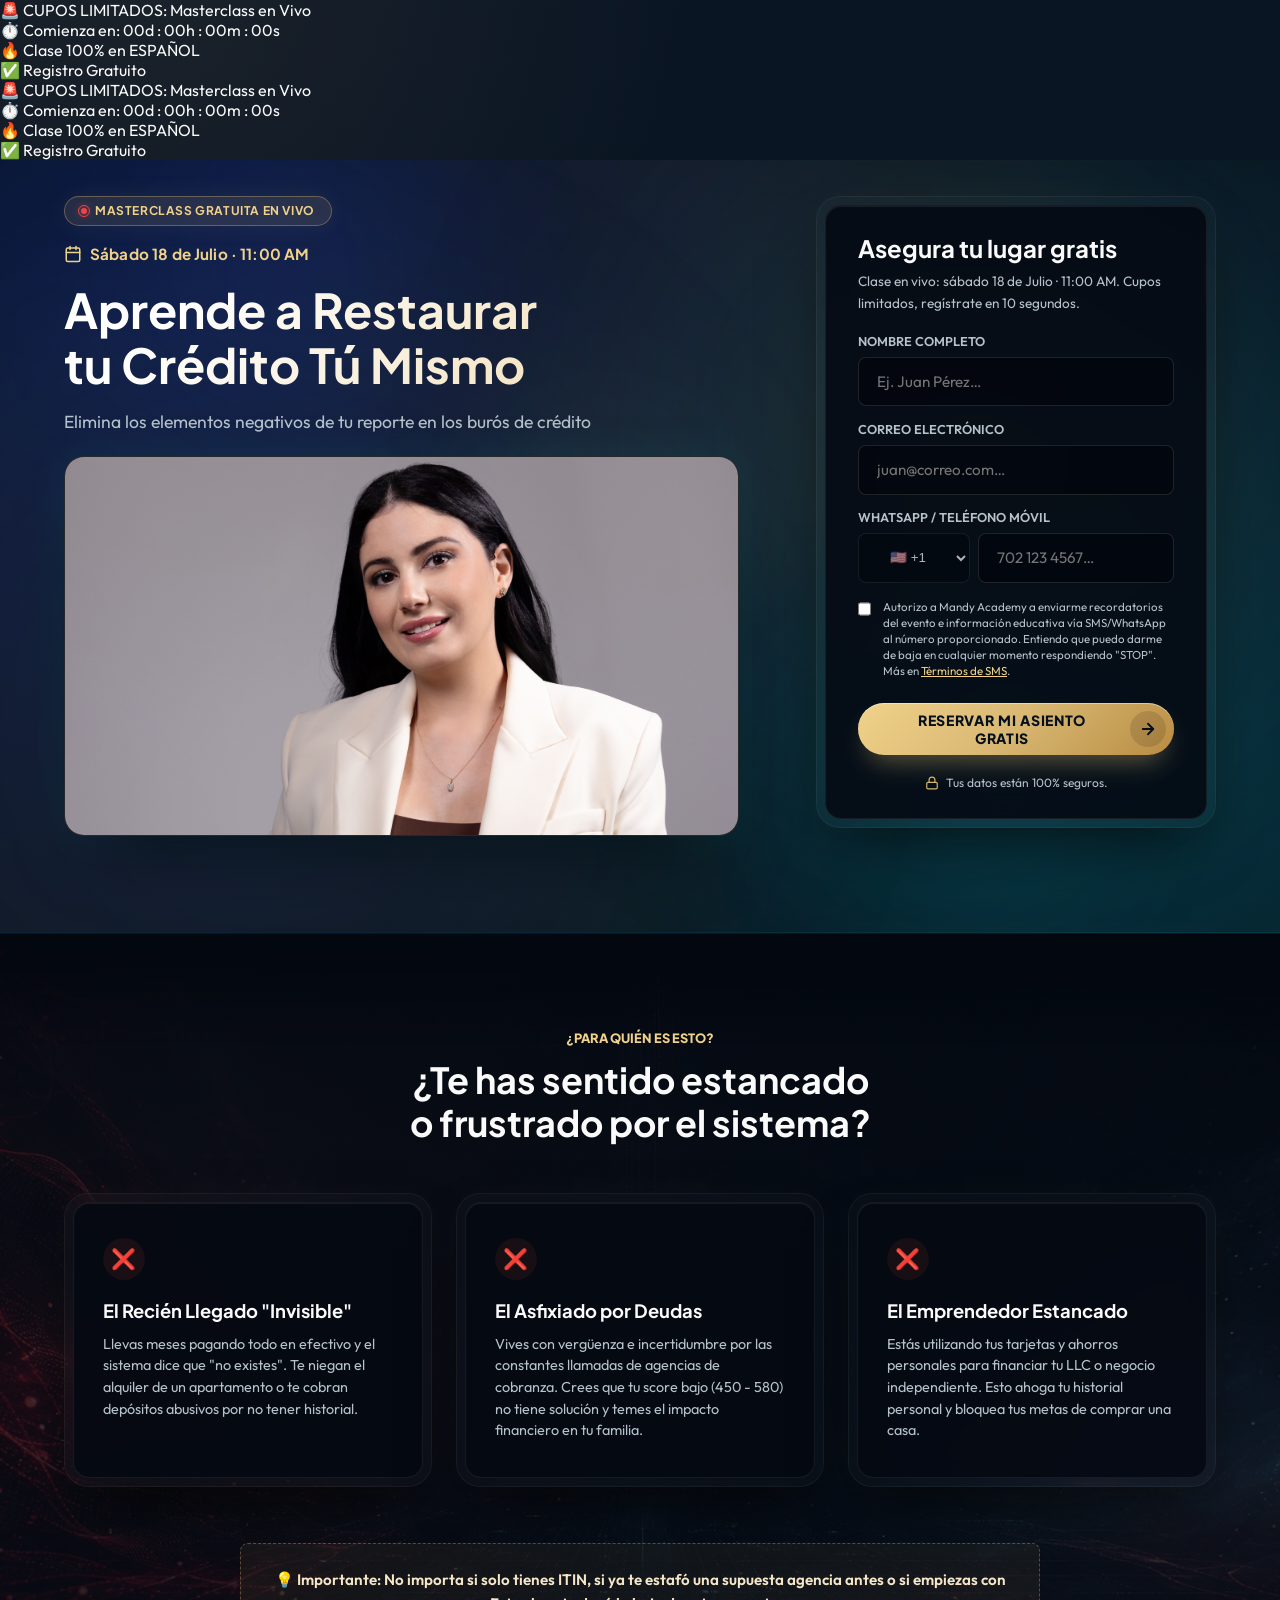
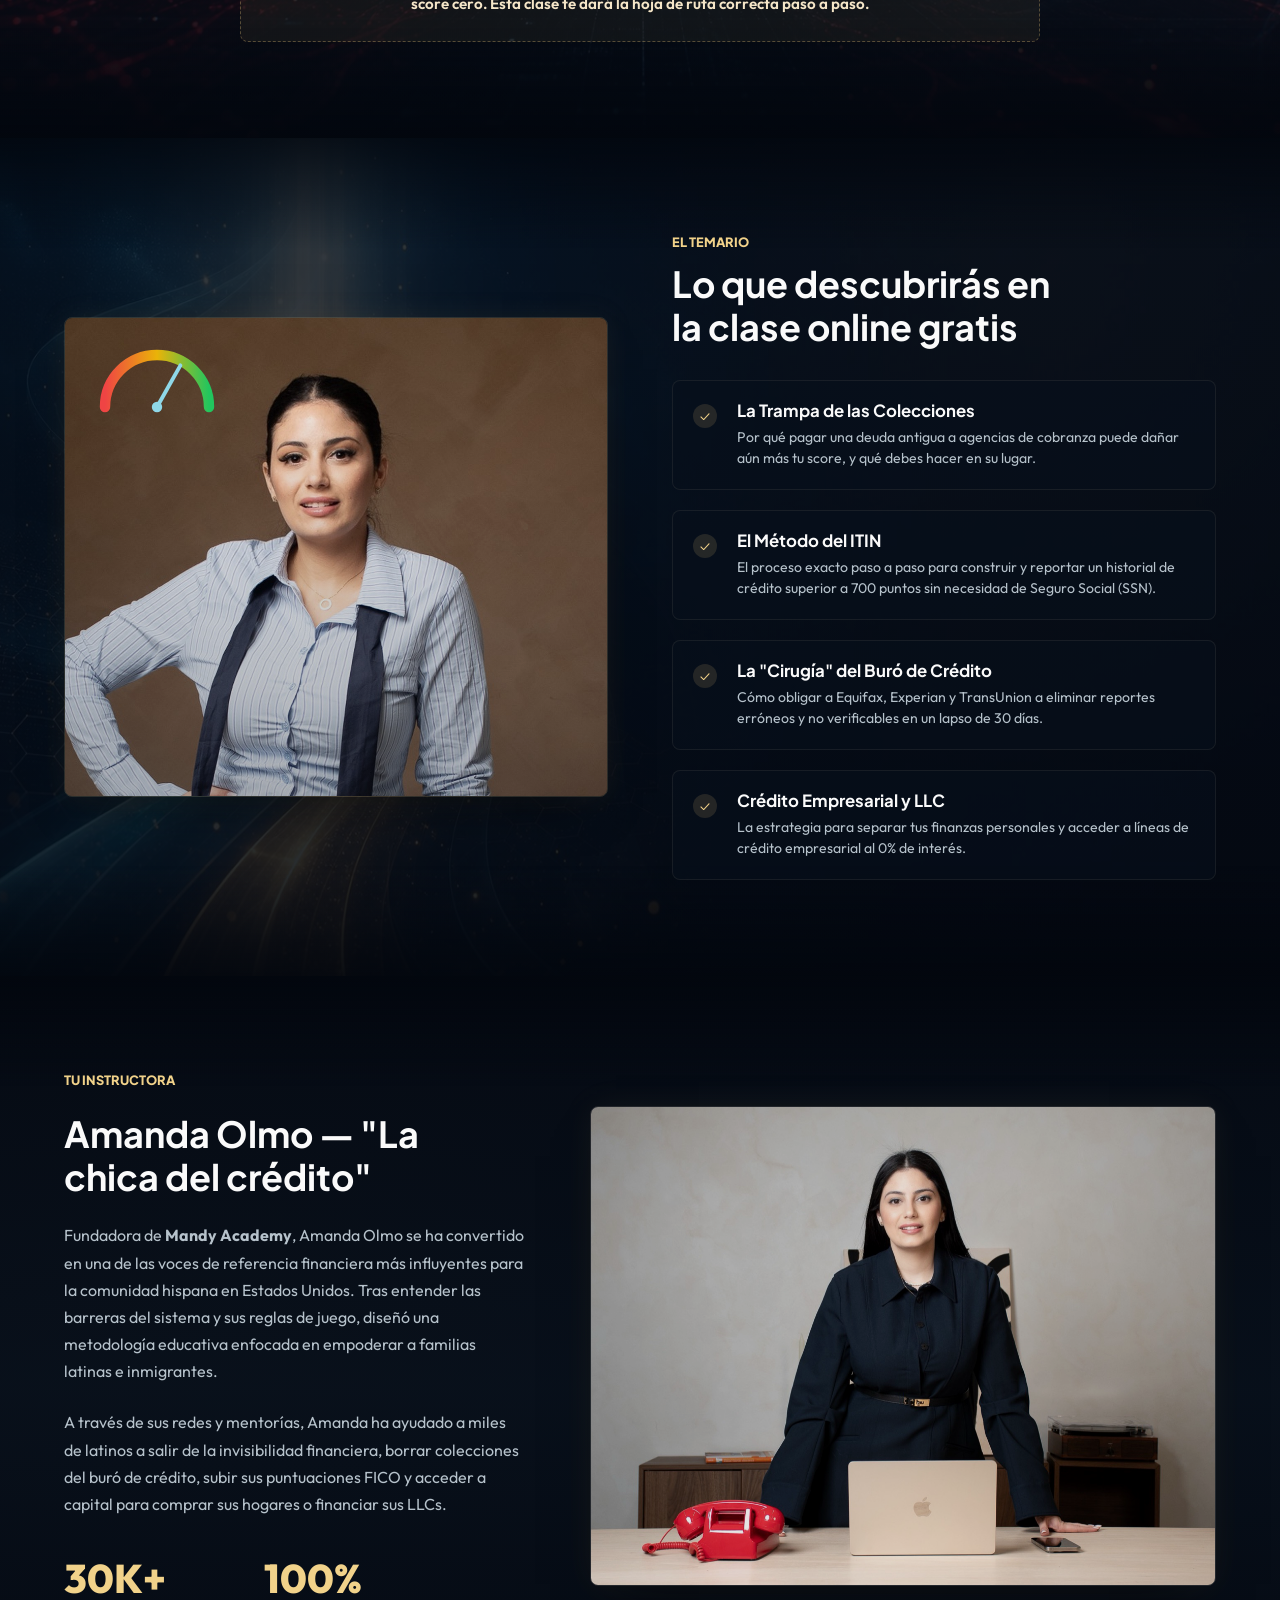
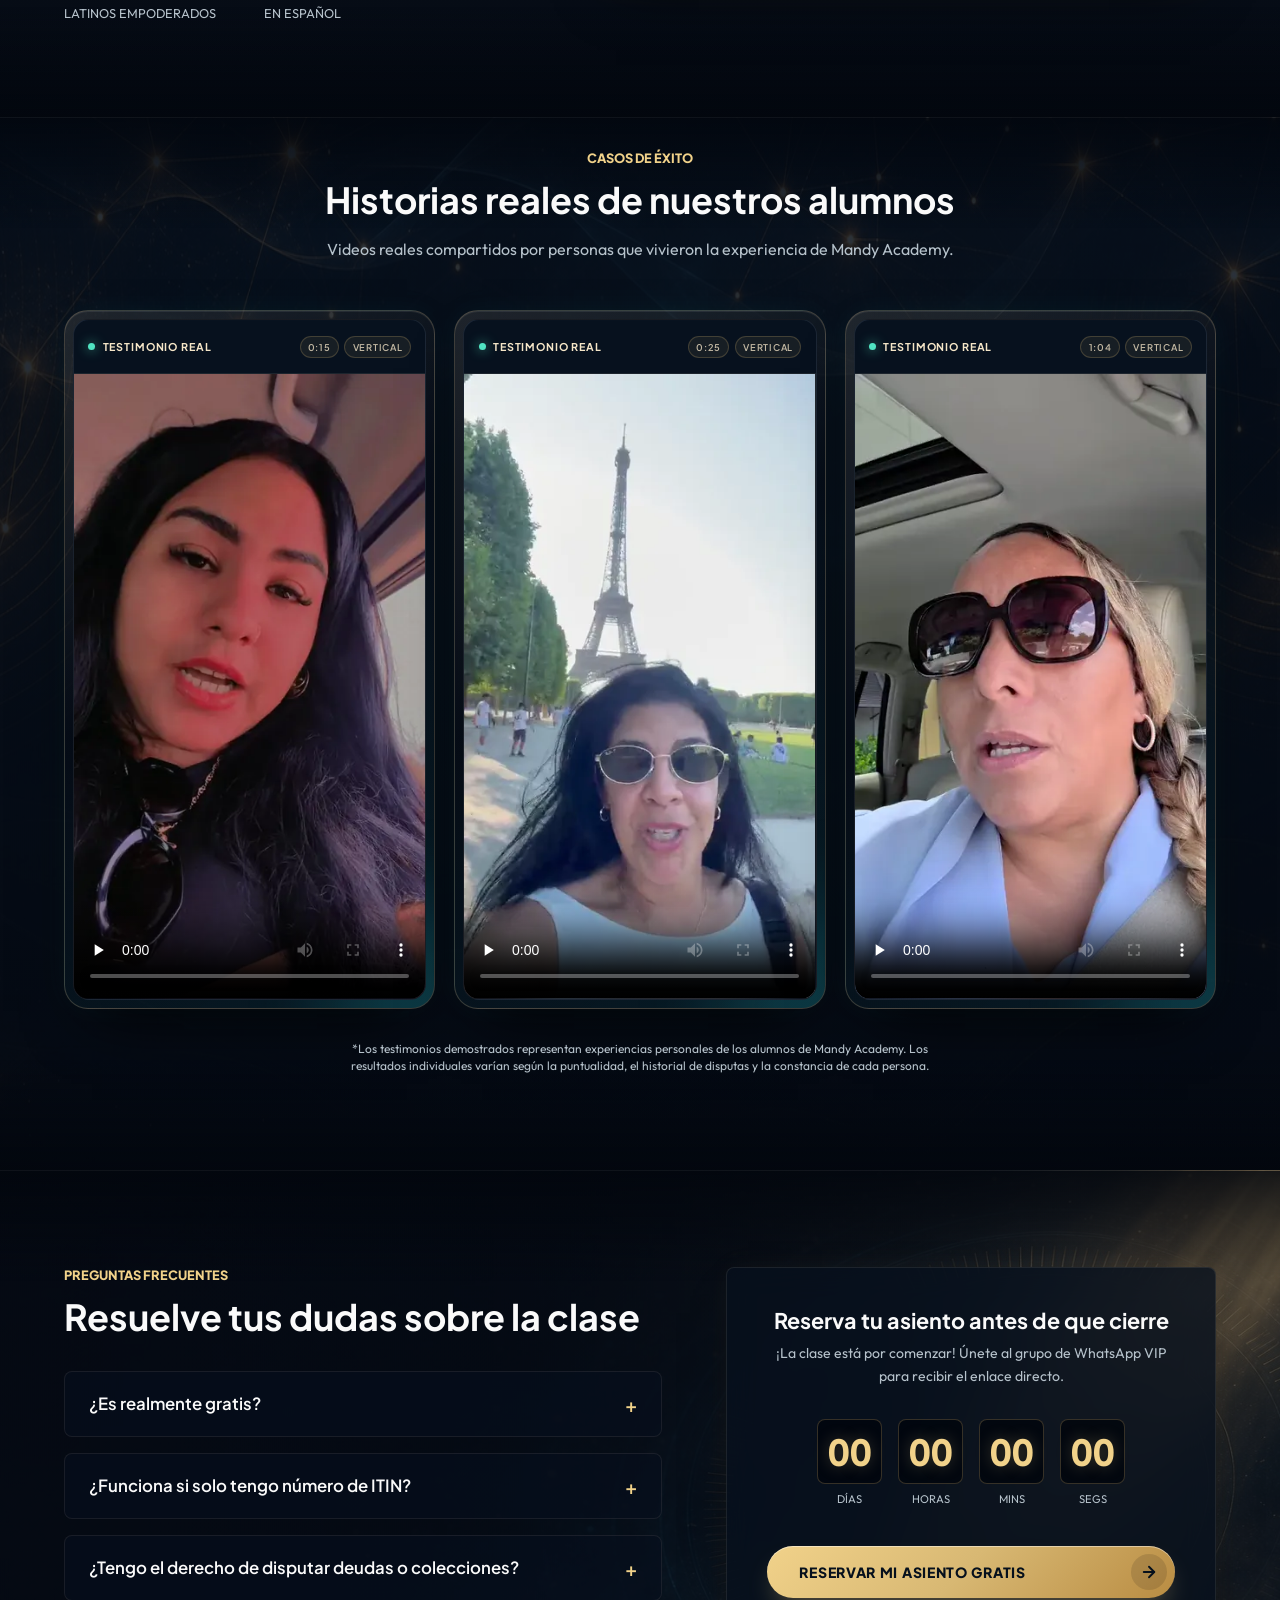
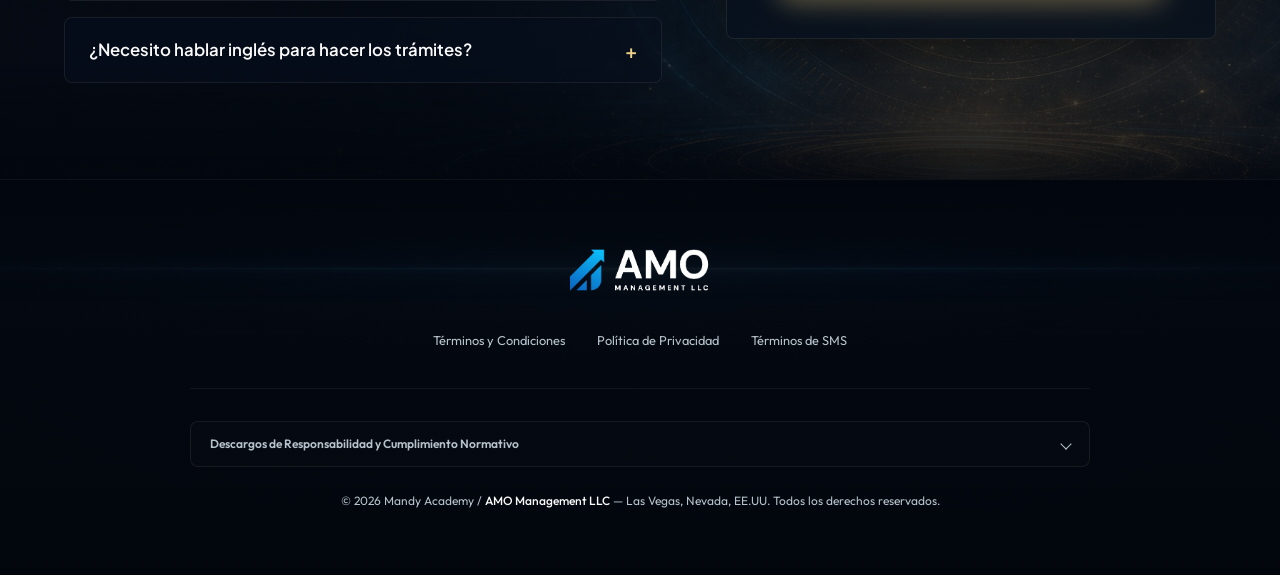
<file: index.html>
<!DOCTYPE html>
<html lang="es">
<head>
  <meta charset="UTF-8">
  <meta name="viewport" content="width=device-width, initial-scale=1.0">
  <title>Masterclass de Crédito Gratuita — Mandy Academy</title>
  
  <!-- SEO Meta Tags -->
  <meta name="description" content="Aprende la hoja de ruta paso a paso con Amanda Olmo para borrar colecciones, subir tu score FICO y construir riqueza familiar en EE.UU., incluso con ITIN.">
  <meta name="keywords" content="reparacion de credito, score fico, itin credito, buró de credito, amanda olmo, mandy academy">
  
  <!-- Favicon: isotipo del logo -->
  <link rel="icon" type="image/png" sizes="16x16" href="favicon-16.png">
  <link rel="icon" type="image/png" sizes="32x32" href="favicon-32.png">
  <link rel="icon" type="image/png" sizes="192x192" href="favicon-192.png">
  <link rel="icon" type="image/png" sizes="512x512" href="favicon-512.png">
  <link rel="apple-touch-icon" href="apple-touch-icon.png">
  
  <!-- Preconectar a Google Fonts para Optimizar Rendimiento -->
  <link rel="preconnect" href="https://fonts.googleapis.com">
  <link rel="preconnect" href="https://fonts.gstatic.com" crossorigin>
  <link href="https://fonts.googleapis.com/css2?family=Plus+Jakarta+Sans:wght@400;500;600;700;800&family=Outfit:wght@300;400;500;600;700&display=swap" rel="stylesheet">

  <!-- Estilos Personalizados -->
  <link rel="stylesheet" href="css/styles.css">
</head>
<body>

  <!-- 1. Ticker / Marquesina Superior Animada -->
  <div class="ticker-container" id="ticker-banner">
    <div class="ticker-wrap">
      <div class="ticker-content">
        <div class="ticker-item">🚨 <span class="ticker-highlight">CUPOS LIMITADOS:</span> Masterclass en Vivo</div>
        <div class="ticker-item">⏱️ Comienza en: <span class="timer-days">00</span>d : <span class="timer-hours">00</span>h : <span class="timer-minutes">00</span>m : <span class="timer-seconds">00</span>s</div>
        <div class="ticker-item">🔥 Clase 100% en <span class="ticker-highlight">ESPAÑOL</span></div>
        <div class="ticker-item">✅ Registro Gratuito</div>
        <!-- Duplicación del contenido para un scroll infinito y continuo -->
        <div class="ticker-item">🚨 <span class="ticker-highlight">CUPOS LIMITADOS:</span> Masterclass en Vivo</div>
        <div class="ticker-item">⏱️ Comienza en: <span class="timer-days">00</span>d : <span class="timer-hours">00</span>h : <span class="timer-minutes">00</span>m : <span class="timer-seconds">00</span>s</div>
        <div class="ticker-item">🔥 Clase 100% en <span class="ticker-highlight">ESPAÑOL</span></div>
        <div class="ticker-item">✅ Registro Gratuito</div>
      </div>
    </div>
  </div>

  <!-- 2. Header (Cero puntos de fuga de tráfico) -->
  <!-- 3. Hero Section (Above-the-fold responsivo y reorganizado) -->
  <section class="hero-section" id="hero">
    <!-- Capa de Auroras en movimiento de fondo y Orbes de profundidad -->
    <div class="aurora-bg">
      <div class="aurora-glow-1"></div>
      <div class="aurora-glow-2"></div>
      <div class="orb orb-blue"></div>
      <div class="orb orb-cyan"></div>
      <div class="orb orb-gold"></div>
    </div>

    <div class="container hero-grid">
      <!-- Columna Izquierda: Contenido + Visual -->
      <div class="hero-left">
        <div class="hero-content">
          <div class="badge-wrapper">
            <span class="hero-badge"><span class="live-dot"></span>Masterclass Gratuita en Vivo</span>
          </div>
          <p class="hero-event-date">
            <svg viewBox="0 0 24 24" fill="none" stroke="currentColor" stroke-width="2" stroke-linecap="round" stroke-linejoin="round" aria-hidden="true">
              <rect x="3" y="4" width="18" height="18" rx="2"></rect>
              <line x1="16" y1="2" x2="16" y2="6"></line>
              <line x1="8" y1="2" x2="8" y2="6"></line>
              <line x1="3" y1="10" x2="21" y2="10"></line>
            </svg>
            Sábado 18 de Julio · 11:00 AM
          </p>
          <div class="hero-countdown" aria-label="Cuenta regresiva para la masterclass">
            <span class="hero-countdown-label">La clase empieza en</span>
            <div class="countdown-timer hero-countdown-timer">
              <div class="timer-block">
                <span class="timer-num timer-days">00</span>
                <span class="timer-label">Días</span>
              </div>
              <div class="timer-block">
                <span class="timer-num timer-hours">00</span>
                <span class="timer-label">Horas</span>
              </div>
              <div class="timer-block">
                <span class="timer-num timer-minutes">00</span>
                <span class="timer-label">Mins</span>
              </div>
              <div class="timer-block">
                <span class="timer-num timer-seconds">00</span>
                <span class="timer-label">Segs</span>
              </div>
            </div>
          </div>
          <h1 class="hero-title">Aprende a Restaurar tu Crédito Tú Mismo</h1>
          <p class="hero-subtitle">
            Elimina los elementos negativos de tu reporte en los burós de crédito
          </p>
        </div>

        <!-- Banner del hero: imagen responsive con retrato real de Amanda. -->
        <div class="hero-visual hero-banner">
          <picture>
            <source srcset="banners/amanda-header-mobile.png" media="(max-width: 1024px)">
            <img
              class="hero-banner-img"
              src="banners/amanda-header-desktop.png"
              alt="Amanda Olmo presentando la masterclass de restauración de crédito"
              fetchpriority="high"
              decoding="async"
            >
          </picture>
        </div>

        <!-- Botón de Registro Directo en Móvil (hace scroll al formulario inline de abajo) -->
        <div class="hero-cta-container mobile-only-cta">
          <button class="btn-primary scroll-to-form-btn">
            <span>Asegurar mi lugar gratis</span>
            <span class="btn-icon-wrapper">
              <svg style="width: 18px; height: 18px;" viewBox="0 0 24 24" fill="none" stroke="currentColor" stroke-width="2.5" stroke-linecap="round" stroke-linejoin="round">
                <line x1="5" y1="12" x2="19" y2="12"></line>
                <polyline points="12 5 19 12 12 19"></polyline>
              </svg>
            </span>
          </button>
        </div>
      </div>

      <!-- Columna Derecha: Tarjeta de Formulario Inline -->
      <div class="hero-right">
        <div class="hero-form-card shell glass-card">
          <div class="core hero-form-card-inner">
            <h2 class="form-title">Asegura tu lugar gratis</h2>
            <p class="form-subtitle">Clase en vivo: sábado 18 de Julio · 11:00 AM. Cupos limitados, regístrate en 10 segundos.</p>
            
            <form class="registration-form" id="hero-register-form">
              <div class="form-group">
                <label class="form-label" for="hero-name">Nombre completo</label>
                <input class="form-input" type="text" id="hero-name" name="name" placeholder="Ej. Juan Pérez…" autocomplete="name" required>
                <span class="error-msg" id="hero-name-error" style="color: var(--color-red-danger); font-size: 0.75rem; display: none; margin-top: 0.25rem;"></span>
              </div>

              <div class="form-group">
                <label class="form-label" for="hero-email">Correo electrónico</label>
                <input class="form-input" type="email" id="hero-email" name="email" placeholder="juan@correo.com…" autocomplete="email" spellcheck="false" required>
                <span class="error-msg" id="hero-email-error" style="color: var(--color-red-danger); font-size: 0.75rem; display: none; margin-top: 0.25rem;"></span>
              </div>

              <div class="form-group">
                <label class="form-label" for="hero-phone">WhatsApp / Teléfono móvil</label>
                <div class="phone-wrapper">
                  <select class="country-select" disabled aria-label="Código de país (Estados Unidos)">
                    <option value="+1">🇺🇸 +1</option>
                  </select>
                  <input class="form-input" type="tel" id="hero-phone" name="phone" placeholder="702 123 4567…" autocomplete="tel" required>
                </div>
                <span class="error-msg" id="hero-phone-error" style="color: var(--color-red-danger); font-size: 0.75rem; display: none; margin-top: 0.25rem;"></span>
              </div>

              <div class="checkbox-wrapper">
                <input class="checkbox-input" type="checkbox" id="hero-tcpa" name="tcpa_consent" required>
                <label class="checkbox-label" for="hero-tcpa">
                  Autorizo a Mandy Academy a enviarme recordatorios del evento e información educativa vía SMS/WhatsApp al número proporcionado. Entiendo que puedo darme de baja en cualquier momento respondiendo "STOP". Más en <a href="#" target="_blank">Términos de SMS</a>.
                </label>
              </div>

              <button class="btn-primary" type="submit" id="hero-submit-btn" style="margin-top: 1.5rem;" disabled>
                <span>Reservar mi asiento gratis</span>
                <span class="btn-icon-wrapper">
                  <svg style="width: 18px; height: 18px;" viewBox="0 0 24 24" fill="none" stroke="currentColor" stroke-width="2.5" stroke-linecap="round" stroke-linejoin="round">
                    <line x1="5" y1="12" x2="19" y2="12"></line>
                    <polyline points="12 5 19 12 12 19"></polyline>
                  </svg>
                </span>
              </button>
            </form>
            
            <div class="security-note" style="margin-top: 1.25rem;">
              <svg viewBox="0 0 24 24" fill="none" stroke="currentColor" stroke-width="2" stroke-linecap="round" stroke-linejoin="round">
                <rect x="3" y="11" width="18" height="11" rx="2" ry="2"></rect>
                <path d="M7 11V7a5 5 0 0 1 10 0v4"></path>
              </svg>
              Tus datos están 100% seguros.
            </div>
          </div>
        </div>
      </div>
    </div>
  </section>

  <!-- 4. Sección Puntos de Dolor (¿Esta clase es para ti?) -->
  <section class="pain-section" id="dolores">
    <div class="container">
      <div class="text-center" style="max-width: 700px; margin: 0 auto 3rem auto; text-align: center;" data-reveal>
        <span class="section-tag">¿Para quién es esto?</span>
        <h2 class="section-title">¿Te has sentido estancado o frustrado por el sistema?</h2>
      </div>
      
      <div class="pain-grid">
        <!-- Dolor 1 -->
        <div class="pain-card shell glass-card glass-card-hover" data-reveal>
          <div class="pain-card-inner core">
            <div class="pain-icon">❌</div>
            <h3 class="pain-card-title">El Recién Llegado "Invisible"</h3>
            <p class="pain-card-text">Llevas meses pagando todo en efectivo y el sistema dice que "no existes". Te niegan el alquiler de un apartamento o te cobran depósitos abusivos por no tener historial.</p>
          </div>
        </div>
        
        <!-- Dolor 2 -->
        <div class="pain-card shell glass-card glass-card-hover" data-reveal>
          <div class="pain-card-inner core">
            <div class="pain-icon">❌</div>
            <h3 class="pain-card-title">El Asfixiado por Deudas</h3>
            <p class="pain-card-text">Vives con vergüenza e incertidumbre por las constantes llamadas de agencias de cobranza. Crees que tu score bajo (450 - 580) no tiene solución y temes el impacto financiero en tu familia.</p>
          </div>
        </div>
        
        <!-- Dolor 3 -->
        <div class="pain-card shell glass-card glass-card-hover" data-reveal>
          <div class="pain-card-inner core">
            <div class="pain-icon">❌</div>
            <h3 class="pain-card-title">El Emprendedor Estancado</h3>
            <p class="pain-card-text">Estás utilizando tus tarjetas y ahorros personales para financiar tu LLC o negocio independiente. Esto ahoga tu historial personal y bloquea tus metas de comprar una casa.</p>
          </div>
        </div>
      </div>
      
      <!-- Mensaje reconciliador -->
      <div class="pain-disclaimer" data-reveal>
        <p class="pain-disclaimer-text">
          💡 Importante: No importa si solo tienes ITIN, si ya te estafó una supuesta agencia antes o si empiezas con score cero. Esta clase te dará la hoja de ruta correcta paso a paso.
        </p>
      </div>
    </div>
  </section>

  <!-- 5. Sección de Beneficios (Qué vas a descubrir) -->
  <section class="discover-section" id="descubrimientos">
    <div class="container discover-grid">
      <!-- Columna Izquierda: Visual e Impacto -->
      <div class="discover-visual" data-reveal>
        <picture>
          <source srcset="banners/amanda-discovery-mobile.png" media="(max-width: 768px)">
          <img src="banners/amanda-discovery-desktop.png" alt="Amanda Olmo preparando la clase de crédito" class="discover-visual-img" loading="lazy" decoding="async" width="1536" height="1280">
        </picture>
        
        <!-- Dial score circular flotante -->
        <div class="discover-floating-dial animate-float">
          <svg viewBox="0 0 100 60" class="w-full h-auto">
            <path d="M 10 50 A 40 40 0 0 1 90 50" fill="none" stroke="url(#dialGradientDiscover)" stroke-width="8" stroke-linecap="round"/>
            <line x1="50" y1="50" x2="68" y2="18" stroke="#8FD8E8" stroke-width="3" stroke-linecap="round" />
            <circle cx="50" cy="50" r="4" fill="#8FD8E8" />
            <defs>
              <linearGradient id="dialGradientDiscover" x1="0%" y1="0%" x2="100%" y2="0%">
                <stop offset="0%" stop-color="#EF4444" />
                <stop offset="50%" stop-color="#EAB308" />
                <stop offset="100%" stop-color="#22C55E" />
              </linearGradient>
            </defs>
          </svg>
        </div>
      </div>
      
      <!-- Columna Derecha: Bullets de curiosidad -->
      <div class="discover-content">
        <span class="section-tag">El Temario</span>
        <h2 class="section-title" style="margin-bottom: 2rem;" data-reveal>Lo que descubrirás en la clase online gratis</h2>
        
        <div class="discover-list">
          <!-- Bullet 1 -->
          <div class="discover-item" data-reveal>
            <div class="discover-check">✓</div>
            <div>
              <h4 class="discover-item-title">La Trampa de las Colecciones</h4>
              <p class="discover-item-desc">Por qué pagar una deuda antigua a agencias de cobranza puede dañar aún más tu score, y qué debes hacer en su lugar.</p>
            </div>
          </div>
          
          <!-- Bullet 2 -->
          <div class="discover-item" data-reveal>
            <div class="discover-check">✓</div>
            <div>
              <h4 class="discover-item-title">El Método del ITIN</h4>
              <p class="discover-item-desc">El proceso exacto paso a paso para construir y reportar un historial de crédito superior a 700 puntos sin necesidad de Seguro Social (SSN).</p>
            </div>
          </div>
          
          <!-- Bullet 3 -->
          <div class="discover-item" data-reveal>
            <div class="discover-check">✓</div>
            <div>
              <h4 class="discover-item-title">La "Cirugía" del Buró de Crédito</h4>
              <p class="discover-item-desc">Cómo obligar a Equifax, Experian y TransUnion a eliminar reportes erróneos y no verificables en un lapso de 30 días.</p>
            </div>
          </div>
          
          <!-- Bullet 4 -->
          <div class="discover-item" data-reveal>
            <div class="discover-check">✓</div>
            <div>
              <h4 class="discover-item-title">Crédito Empresarial y LLC</h4>
              <p class="discover-item-desc">La estrategia para separar tus finanzas personales y acceder a líneas de crédito empresarial al 0% de interés.</p>
            </div>
          </div>
        </div>
      </div>
    </div>
  </section>

  <!-- 6. Sección de Autoridad (Conoce a Amanda Olmo) -->
  <section class="bio-section" id="autoridad">
    <div class="container bio-grid">
      <!-- Columna Izquierda: Biografía -->
      <div class="bio-content">
        <span class="bio-tag">Tu Instructora</span>
        <h2 class="bio-title" data-reveal>Amanda Olmo — "La chica del crédito"</h2>
        <p class="bio-text" data-reveal>
          Fundadora de <strong>Mandy Academy</strong>, Amanda Olmo se ha convertido en una de las voces de referencia financiera más influyentes para la comunidad hispana en Estados Unidos. Tras entender las barreras del sistema y sus reglas de juego, diseñó una metodología educativa enfocada en empoderar a familias latinas e inmigrantes.
        </p>
        <p class="bio-text" data-reveal>
          A través de sus redes y mentorías, Amanda ha ayudado a miles de latinos a salir de la invisibilidad financiera, borrar colecciones del buró de crédito, subir sus puntuaciones FICO y acceder a capital para comprar sus hogares o financiar sus LLCs.
        </p>
        
        <!-- Estadísticas -->
        <div class="bio-stats" data-reveal>
          <div class="stat-item">
            <span class="stat-number">30K+</span>
            <span class="stat-label">Latinos Empoderados</span>
          </div>
          <div class="stat-item">
            <span class="stat-number">100%</span>
            <span class="stat-label">En Español</span>
          </div>
        </div>
      </div>
      
      <!-- Columna Derecha: Foto CEO de Amanda -->
      <div class="bio-visual" data-reveal>
        <picture>
          <source srcset="banners/amanda-professional-mobile.png" media="(max-width: 768px)">
          <img src="banners/amanda-professional-desktop.png" alt="Amanda Olmo CEO" class="bio-img" loading="lazy" decoding="async" width="1672" height="941">
        </picture>
      </div>
    </div>
  </section>

  <!-- 7. Testimonios en video -->
  <section class="testimonials-section" id="testimonios">
    <div class="container">
      <div class="testimonials-header" data-reveal>
        <span class="section-tag">Casos de Éxito</span>
        <h2 class="section-title" style="margin-bottom: 1rem;">Historias reales de nuestros alumnos</h2>
        <p>Videos reales compartidos por personas que vivieron la experiencia de Mandy Academy.</p>
      </div>

      <div class="video-testimonials-layout">
        <article class="video-testimonial-card shell" data-reveal>
          <div class="video-testimonial-core core">
            <div class="video-card-meta">
              <span class="video-real-chip"><span aria-hidden="true"></span>Testimonio real</span>
              <div class="video-meta-chips" aria-label="Datos del video">
                <span class="video-meta-chip">0:15</span>
                <span class="video-meta-chip">Vertical</span>
              </div>
            </div>
            <div class="video-media-stage video-media-stage-portrait" style="--video-poster: url('../videos-testimonios/testimonio-horizontal.webp');">
              <video data-testimonial-video controls playsinline preload="none" poster="videos-testimonios/testimonio-horizontal.webp" aria-label="Reproducir testimonio real, duración 15 segundos">
                <source src="videos-testimonios/testimonio-horizontal.mp4" type="video/mp4">
                Tu navegador no puede reproducir este video.
              </video>
            </div>
          </div>
        </article>

        <article class="video-testimonial-card shell" data-reveal>
          <div class="video-testimonial-core core">
            <div class="video-card-meta">
              <span class="video-real-chip"><span aria-hidden="true"></span>Testimonio real</span>
              <div class="video-meta-chips" aria-label="Datos del video">
                <span class="video-meta-chip">0:25</span>
                <span class="video-meta-chip">Vertical</span>
              </div>
            </div>
            <div class="video-media-stage video-media-stage-portrait" style="--video-poster: url('../videos-testimonios/testimonio-vertical-1.webp');">
              <video data-testimonial-video controls playsinline preload="none" poster="videos-testimonios/testimonio-vertical-1.webp" aria-label="Reproducir testimonio real, duración 25 segundos">
                <source src="videos-testimonios/testimonio-vertical-1.mp4" type="video/mp4">
                Tu navegador no puede reproducir este video.
              </video>
            </div>
          </div>
        </article>

        <article class="video-testimonial-card shell" data-reveal>
          <div class="video-testimonial-core core">
            <div class="video-card-meta">
              <span class="video-real-chip"><span aria-hidden="true"></span>Testimonio real</span>
              <div class="video-meta-chips" aria-label="Datos del video">
                <span class="video-meta-chip">1:04</span>
                <span class="video-meta-chip">Vertical</span>
              </div>
            </div>
            <div class="video-media-stage video-media-stage-portrait" style="--video-poster: url('../videos-testimonios/testimonio-vertical-2.webp');">
              <video data-testimonial-video controls playsinline preload="none" poster="videos-testimonios/testimonio-vertical-2.webp" aria-label="Reproducir testimonio real, duración 1 minuto y 4 segundos">
                <source src="videos-testimonios/testimonio-vertical-2.mp4" type="video/mp4">
                Tu navegador no puede reproducir este video.
              </video>
            </div>
          </div>
        </article>
      </div>

      <p class="testimonial-fineprint" data-reveal>
        *Los testimonios demostrados representan experiencias personales de los alumnos de Mandy Academy. Los resultados individuales varían según la puntualidad, el historial de disputas y la constancia de cada persona.
      </p>
    </div>
  </section>

  <!-- 8. Sección FAQ y Cuenta Regresiva -->
  <section class="faq-section" id="faq">
    <div class="container faq-grid">
      <!-- Columna Izquierda: Acordeón FAQ -->
      <div class="faq-content">
        <span class="section-tag">Preguntas Frecuentes</span>
        <h2 class="section-title" style="margin-bottom: 2rem;" data-reveal>Resuelve tus dudas sobre la clase</h2>
        
        <div class="accordion">
          <!-- FAQ 1 -->
          <div class="accordion-item" data-reveal>
            <button class="accordion-header">
              ¿Es realmente gratis?
              <span class="accordion-icon">+</span>
            </button>
            <div class="accordion-content">
              <div class="accordion-body">
                Sí, la Masterclass es 100% gratuita. Mi misión principal es cerrar la brecha de información financiera en la comunidad latina. Al final de la sesión, explicaré cómo funciona nuestra membresía educativa privada por si deseas acelerar el paso, pero asistir y aprender la hoja de ruta en vivo no tiene ningún costo.
              </div>
            </div>
          </div>
          
          <!-- FAQ 2 -->
          <div class="accordion-item" data-reveal>
            <button class="accordion-header">
              ¿Funciona si solo tengo número de ITIN?
              <span class="accordion-icon">+</span>
            </button>
            <div class="accordion-content">
              <div class="accordion-body">
                Absolutamente. El sistema de crédito en EE.UU. evalúa comportamientos financieros, no estados migratorios. En la clase te enseñaremos la estrategia exacta para registrar y estructurar un buró de crédito fuerte reportando directamente con tu ITIN.
              </div>
            </div>
          </div>
          
          <!-- FAQ 3 -->
          <div class="accordion-item" data-reveal>
            <button class="accordion-header">
              ¿Tengo el derecho de disputar deudas o colecciones?
              <span class="accordion-icon">+</span>
            </button>
            <div class="accordion-content">
              <div class="accordion-body">
                Sí, es un derecho federal protegido por la Ley de Informes de Crédito Justos (FCRA). Los burós de crédito están obligados por ley a reportar información 100% exacta, verificable y oportuna. Si un buró no puede certificar una de ellas bajo el procedimiento establecido en 30 días, la cuenta tiene que ser borrada.
              </div>
            </div>
          </div>
          
          <!-- FAQ 4 -->
          <div class="accordion-item" data-reveal>
            <button class="accordion-header">
              ¿Necesito hablar inglés para hacer los trámites?
              <span class="accordion-icon">+</span>
            </button>
            <div class="accordion-content">
              <div class="accordion-body">
                No es necesario. Aunque las cartas a los burós se envían redactadas en inglés (las cuales te proporcionamos ya estructuradas para rellenar), todo el proceso de aprendizaje y las explicaciones de la masterclass son explicados 100% en español.
              </div>
            </div>
          </div>
        </div>
      </div>
      
      <!-- Columna Derecha: Urgencia y Cuenta Regresiva -->
      <div class="countdown-container">
        <div class="countdown-box glass-card" data-reveal>
          <h3 class="countdown-title">Reserva tu asiento antes de que cierre</h3>
          <p class="countdown-desc">La transmisión en vivo cuenta con un límite de accesos simultáneos por la plataforma web. Reserva tu lugar gratuito hoy.</p>
          
          <!-- Reloj Cuenta Regresiva -->
          <div class="countdown-timer">
            <div class="timer-block">
              <span class="timer-num timer-days">00</span>
              <span class="timer-label">Días</span>
            </div>
            <div class="timer-block">
              <span class="timer-num timer-hours">00</span>
              <span class="timer-label">Horas</span>
            </div>
            <div class="timer-block">
              <span class="timer-num timer-minutes">00</span>
              <span class="timer-label">Mins</span>
            </div>
            <div class="timer-block">
              <span class="timer-num timer-seconds">00</span>
              <span class="timer-label">Segs</span>
            </div>
          </div>
          
          <!-- CTA secundario que hace scroll de vuelta al formulario -->
          <button class="btn-primary scroll-to-form-btn">
            <span>Reservar mi asiento gratis</span>
            <span class="btn-icon-wrapper">
              <svg style="width: 18px; height: 18px;" viewBox="0 0 24 24" fill="none" stroke="currentColor" stroke-width="2.5" stroke-linecap="round" stroke-linejoin="round">
                <line x1="5" y1="12" x2="19" y2="12"></line>
                <polyline points="12 5 19 12 12 19"></polyline>
              </svg>
            </span>
          </button>
        </div>
      </div>
    </div>
  </section>

  <!-- 9. Footer Legal y Compliance -->
  <footer class="site-footer">
    <div class="container footer-grid">
      <!-- Logo Footer -->
      <div class="logo-wrapper">
        <img src="logo.png" alt="Mandy Academy Logo" class="site-logo">
      </div>
      
      <!-- Enlaces legales -->
      <div class="footer-links">
        <a class="footer-link" href="#" target="_blank">Términos y Condiciones</a>
        <a class="footer-link" href="#" target="_blank">Política de Privacidad</a>
        <a class="footer-link" href="#" target="_blank">Términos de SMS</a>
      </div>
      
      <!-- Texto de Compliance Obligatorio (CROA/FTC/TCPA) -->
      <div class="footer-compliance">
        <details class="compliance-details">
          <summary class="compliance-summary">
            <span>Descargos de Responsabilidad y Cumplimiento Normativo</span>
            <span class="compliance-arrow"></span>
          </summary>
          <div class="compliance-content">
            <p style="margin-top: 1rem; margin-bottom: 1rem;">
              <strong>Descargo de Responsabilidad de Mandy Academy:</strong> Mandy Academy y AMO Management LLC proporcionan programas educativos y herramientas de capacitación financiera y preparación de documentos. No operamos como una organización de reparación de crédito tradicional de pago anticipado ("Credit Repair Organization") ni garantizamos un aumento de puntos en su puntaje crediticio o un resultado específico en su buró de crédito personal. El historial financiero de cada consumidor es único y las decisiones finales dependen del análisis y criterios individuales de los burós de crédito (Equifax, Experian y TransUnion) y de las entidades bancarias. La ley federal le otorga el derecho de disputar información inexacta o incompleta directamente con las agencias de informes de crédito de manera gratuita por su cuenta. Nada del material expuesto en esta página o en la Masterclass constituye asesoría o consulta profesional.
            </p>
            <p style="margin-bottom: 1rem;">
              <strong>Acuerdo TCPA para Comunicaciones SMS:</strong> Al proporcionar su número telefónico de WhatsApp en el formulario anterior y marcar la casilla correspondiente de consentimiento, usted acepta recibir alertas de confirmación, recordatorios automáticos de fecha y transmisiones educativas vía mensajes SMS/WhatsApp de Mandy Academy en el número proporcionado. El consentimiento no es un requisito necesario para contratar ningún servicio. Puede retirar su autorización y cancelar los recordatorios en cualquier momento enviando la palabra "STOP" como respuesta a los mensajes. Pueden aplicar cargos de transmisión y tarifas de datos de su operador de telefonía móvil.
            </p>
          </div>
        </details>
        <p class="footer-copyright" style="margin-top: 1.5rem;">
          © 2026 Mandy Academy / <span class="footer-address">AMO Management LLC</span> — Las Vegas, Nevada, EE.UU. Todos los derechos reservados.
        </p>
      </div>
    </div>
  </footer>

  <!-- 10. Barra Flotante Sticky (Solo visible en móviles tras hacer scroll) -->
  <div class="sticky-bar">
    <button class="btn-primary scroll-to-form-btn">
      <span>Reservar mi asiento gratis</span>
      <span class="btn-icon-wrapper">
        <svg style="width: 16px; height: 16px;" viewBox="0 0 24 24" fill="none" stroke="currentColor" stroke-width="2.5" stroke-linecap="round" stroke-linejoin="round">
          <line x1="5" y1="12" x2="19" y2="12"></line>
          <polyline points="12 5 19 12 12 19"></polyline>
        </svg>
      </span>
    </button>
  </div>

  <!-- 11. Modal de Registro Popup -->
  <div id="register-modal" class="modal-overlay" role="dialog" aria-modal="true" aria-labelledby="modal-title">
    <div class="modal-content glass-card">
      <button class="modal-close-btn" id="close-modal" aria-label="Cerrar modal">&times;</button>
      <h2 class="form-title" id="modal-title">Reserva tu lugar ahora</h2>
      <p class="form-subtitle">Los cupos para la transmisión en vivo son limitados. ¡No te quedes fuera!</p>
      
      <form class="registration-form" id="modal-register-form">
        <div class="form-group">
          <label class="form-label" for="modal-name">Nombre completo</label>
          <input class="form-input" type="text" id="modal-name" name="name" placeholder="Ej. Juan Pérez…" autocomplete="name" required>
        </div>

        <div class="form-group">
          <label class="form-label" for="modal-email">Correo electrónico</label>
          <input class="form-input" type="email" id="modal-email" name="email" placeholder="juan@correo.com…" autocomplete="email" spellcheck="false" required>
        </div>

        <div class="form-group">
          <label class="form-label" for="modal-phone">WhatsApp / Teléfono móvil</label>
          <div class="phone-wrapper">
            <select class="country-select" disabled aria-label="Código de país (Estados Unidos)">
              <option value="+1">🇺🇸 +1</option>
            </select>
            <input class="form-input" type="tel" id="modal-phone" name="phone" placeholder="702 123 4567…" autocomplete="tel" required>
          </div>
        </div>

        <div class="checkbox-wrapper">
          <input class="checkbox-input" type="checkbox" id="modal-tcpa" name="tcpa_consent" required>
          <label class="checkbox-label" for="modal-tcpa">
            Autorizo a Mandy Academy a enviarme recordatorios del evento e información educativa vía SMS/WhatsApp al número proporcionado. Entiendo que puedo darme de baja en cualquier momento respondiendo "STOP". Más en <a href="#" target="_blank">Términos de SMS</a>.
          </label>
        </div>

        <button class="btn-primary" type="submit" style="margin-top: 1.5rem;">
          <span>Asegurar mi lugar gratis</span>
          <span class="btn-icon-wrapper">
            <svg style="width: 18px; height: 18px;" viewBox="0 0 24 24" fill="none" stroke="currentColor" stroke-width="2.5" stroke-linecap="round" stroke-linejoin="round">
              <line x1="5" y1="12" x2="19" y2="12"></line>
              <polyline points="12 5 19 12 12 19"></polyline>
            </svg>
          </span>
        </button>
      </form>
      
      <div class="security-note" style="margin-top: 1.5rem;">
        <svg viewBox="0 0 24 24" fill="none" stroke="currentColor" stroke-width="2" stroke-linecap="round" stroke-linejoin="round">
          <rect x="3" y="11" width="18" height="11" rx="2" ry="2"></rect>
          <path d="M7 11V7a5 5 0 0 1 10 0v4"></path>
        </svg>
        Tus datos están 100% seguros y encriptados.
      </div>
    </div>
  </div>

  <!-- Interactividad -->
  <script src="js/app.js"></script>
</body>
</html>
</file>
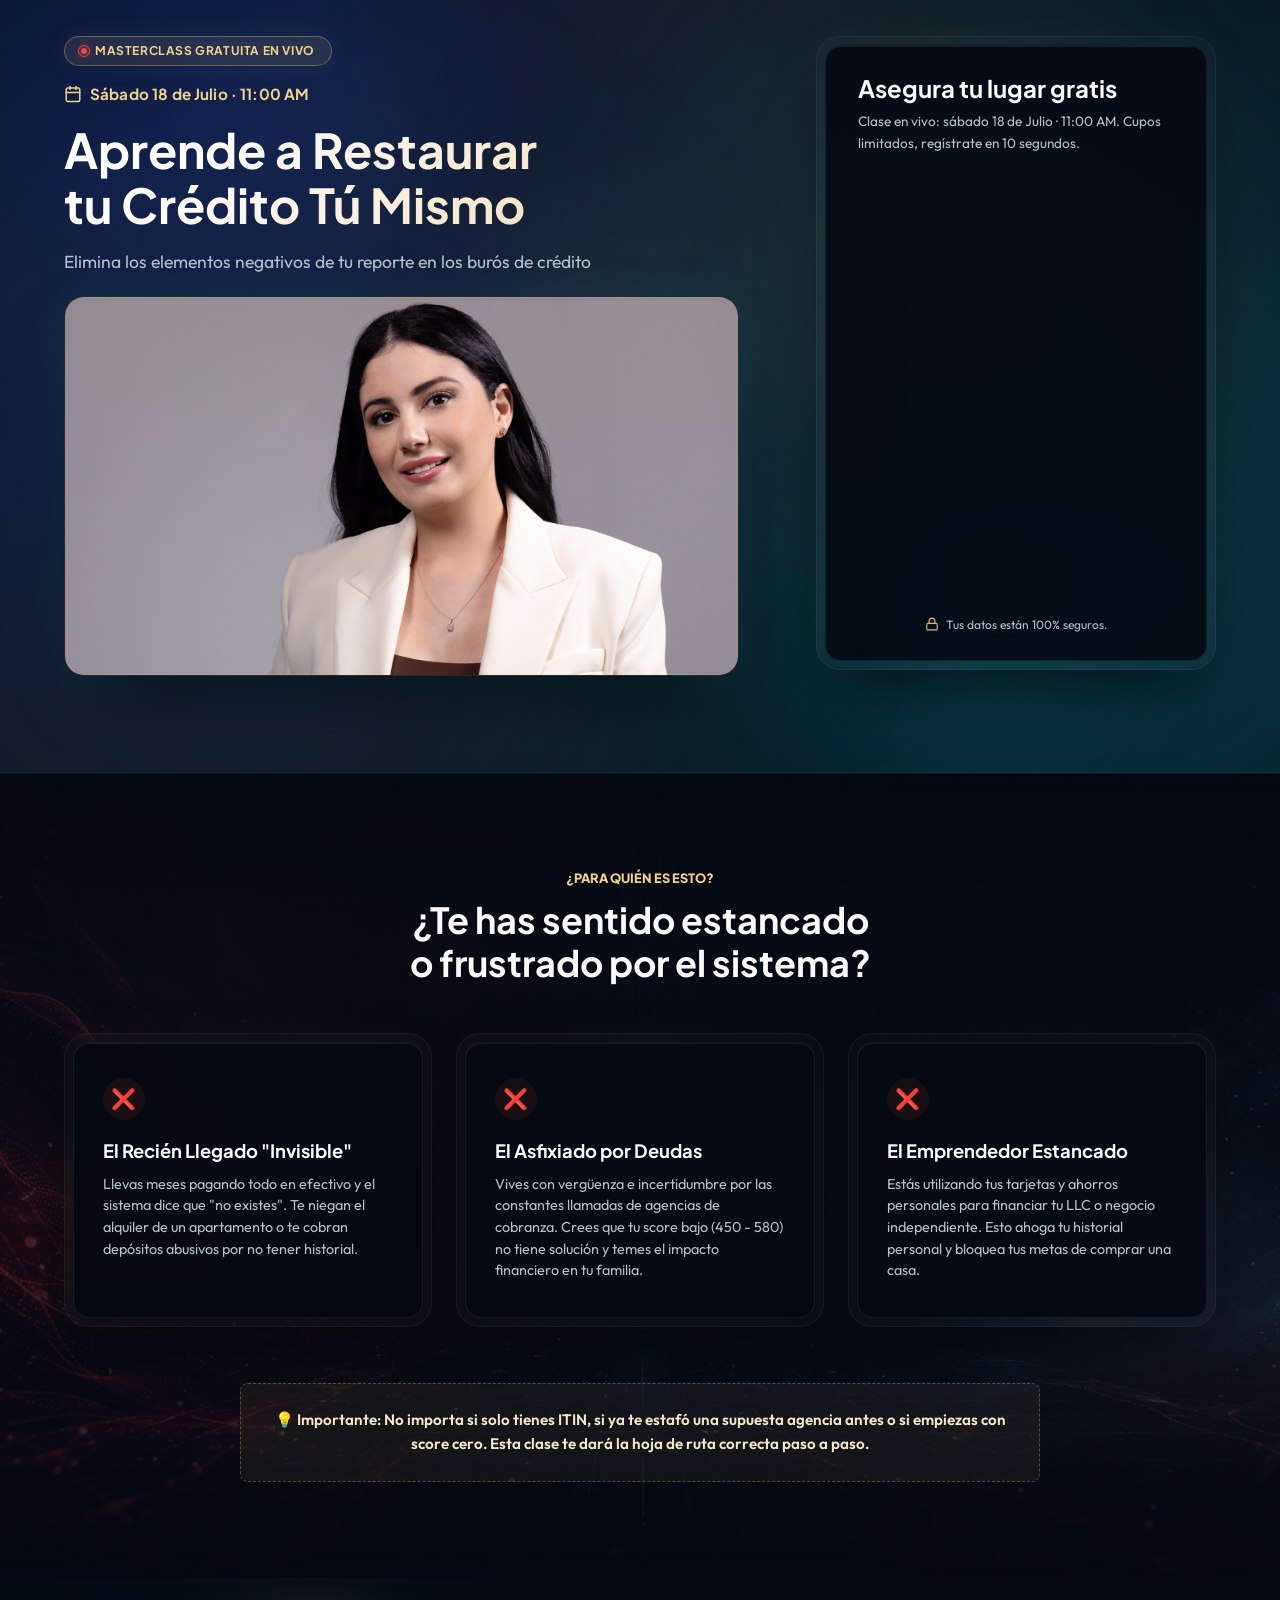
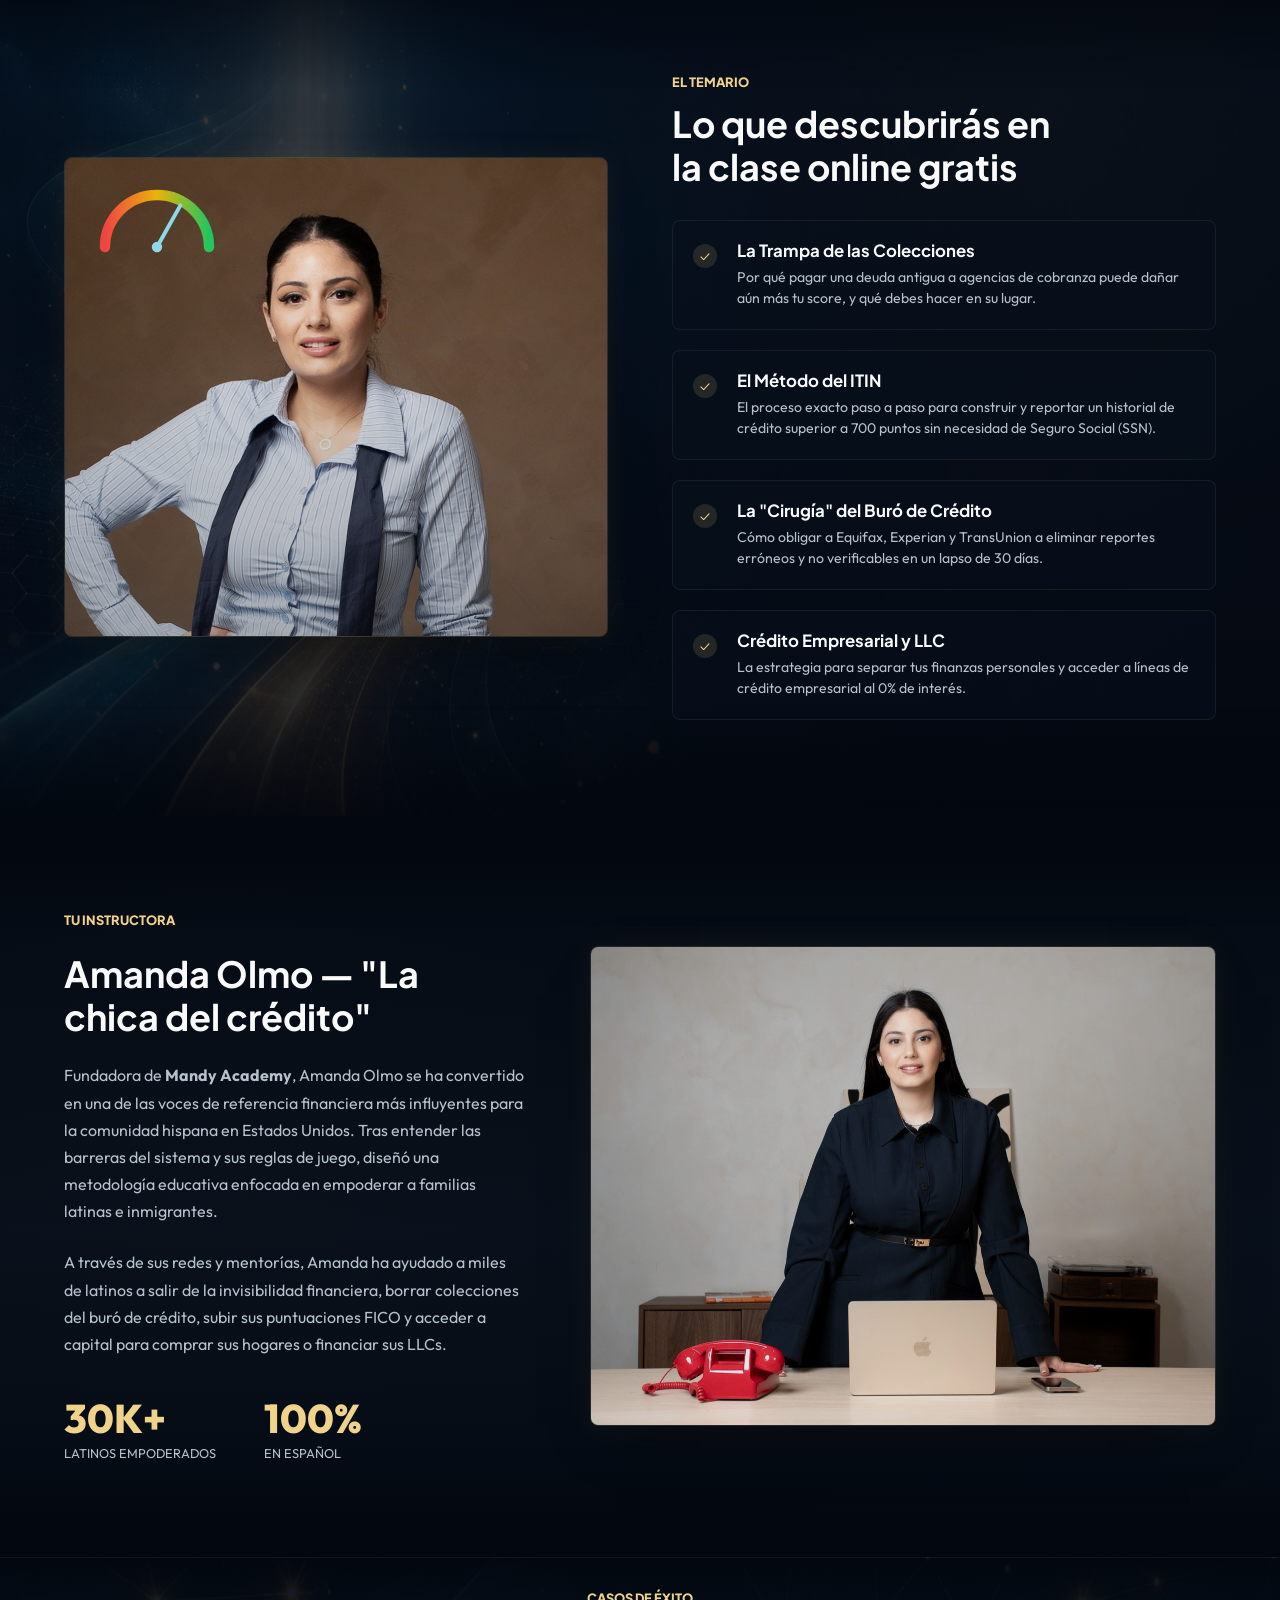
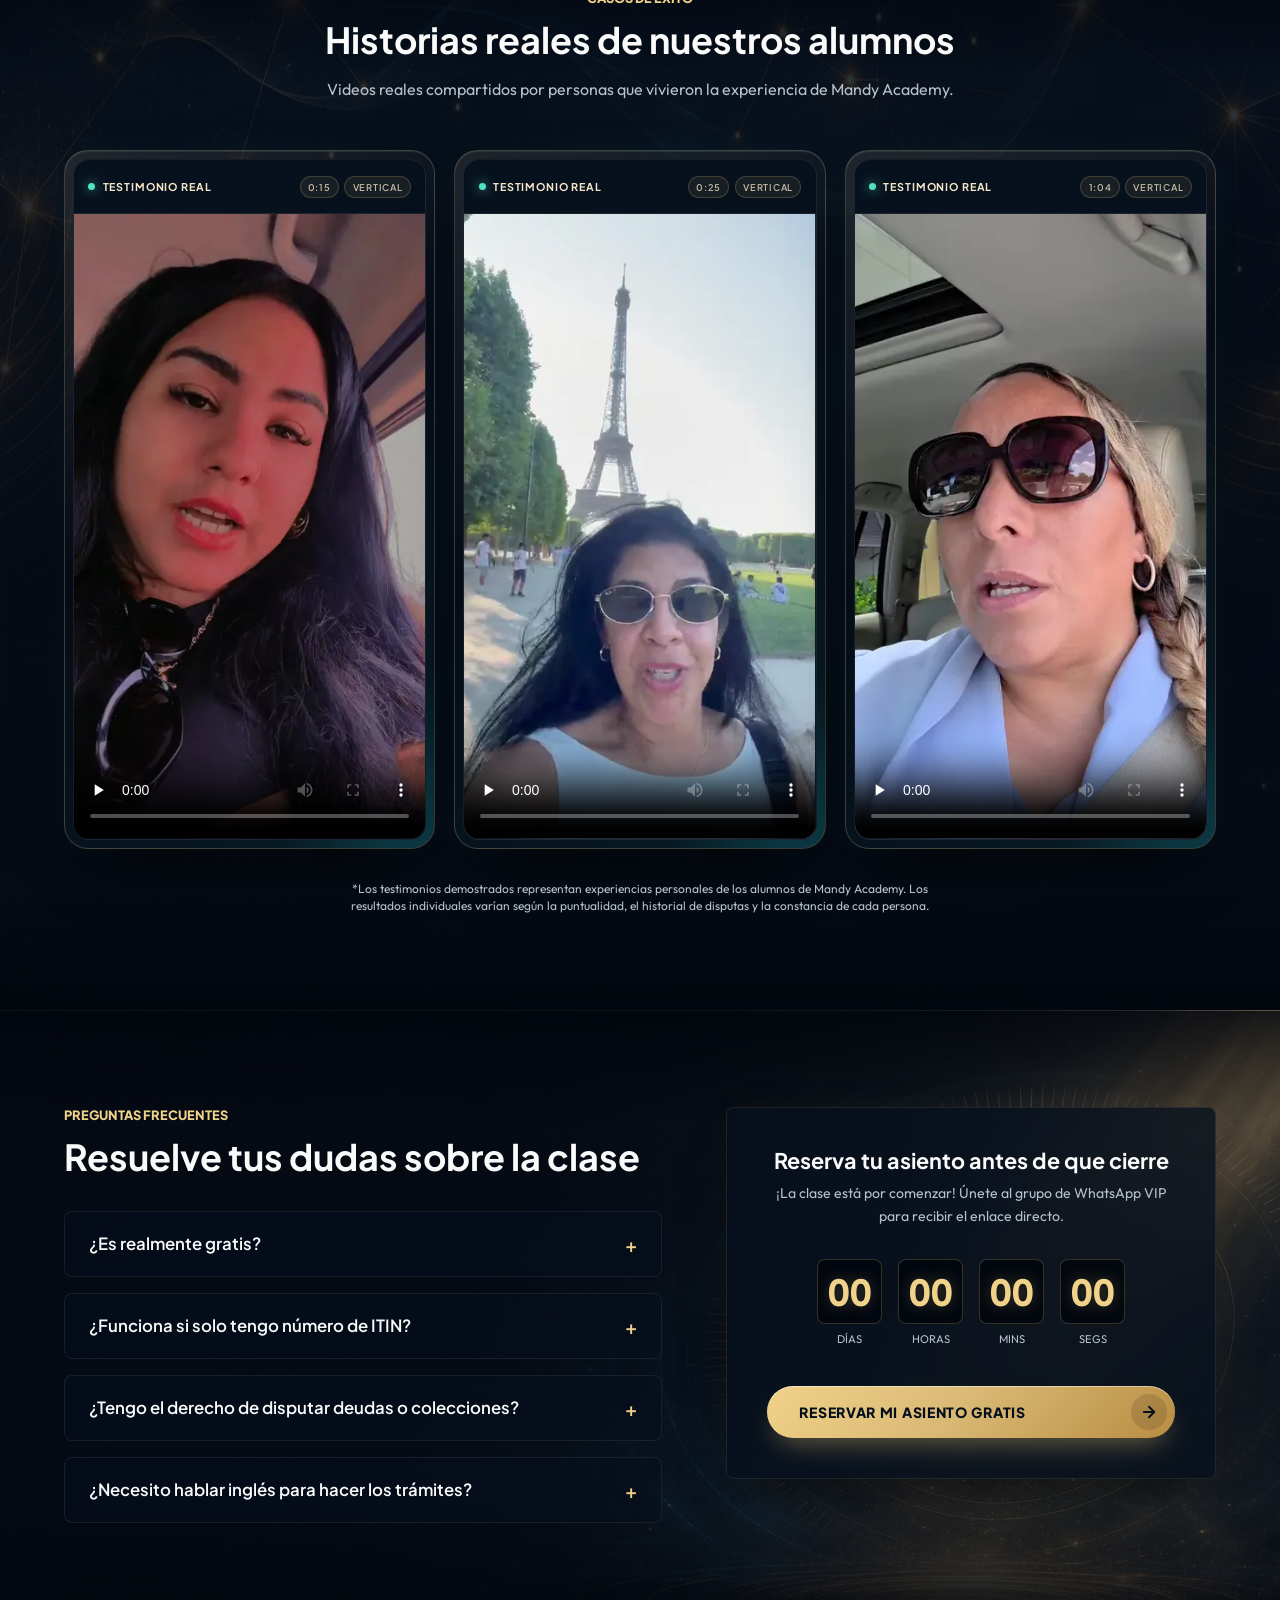
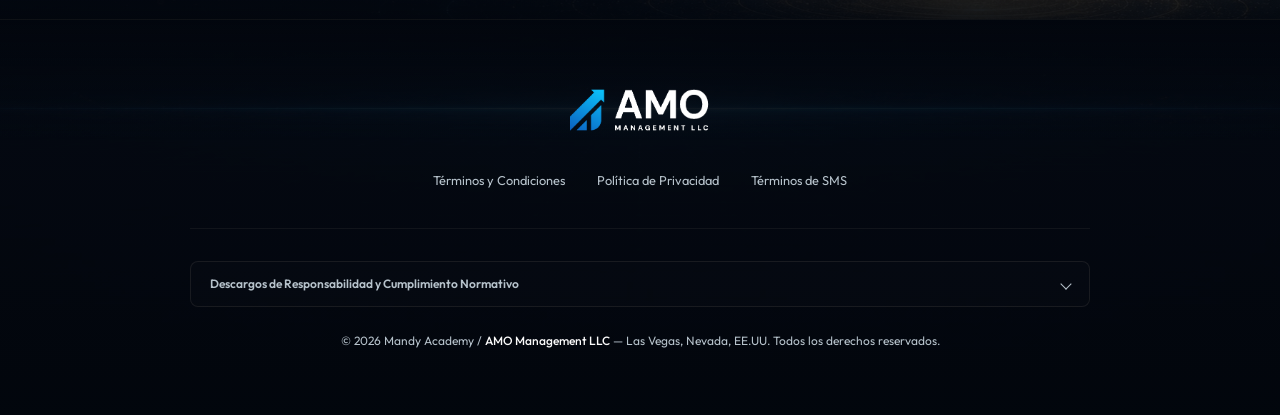
<file: registro.html>
<!DOCTYPE html>
<html lang="es">
<head>
  <meta charset="UTF-8">
  <meta name="viewport" content="width=device-width, initial-scale=1.0">
  <title>Masterclass de Crédito Gratuita — Mandy Academy</title>
  
  <!-- SEO Meta Tags -->
  <meta name="description" content="Aprende la hoja de ruta paso a paso con Amanda Olmo para borrar colecciones, subir tu score FICO y construir riqueza familiar en EE.UU., incluso con ITIN.">
  <meta name="keywords" content="reparacion de credito, score fico, itin credito, buró de credito, amanda olmo, mandy academy">
  
  <!-- Favicon: isotipo del logo -->
  <link rel="icon" type="image/png" sizes="16x16" href="favicon-16.png">
  <link rel="icon" type="image/png" sizes="32x32" href="favicon-32.png">
  <link rel="icon" type="image/png" sizes="192x192" href="favicon-192.png">
  <link rel="icon" type="image/png" sizes="512x512" href="favicon-512.png">
  <link rel="apple-touch-icon" href="apple-touch-icon.png">
  
  <!-- Preconectar a Google Fonts para Optimizar Rendimiento -->
  <link rel="preconnect" href="https://fonts.googleapis.com">
  <link rel="preconnect" href="https://fonts.gstatic.com" crossorigin>
  <link href="https://fonts.googleapis.com/css2?family=Plus+Jakarta+Sans:wght@400;500;600;700;800&family=Outfit:wght@300;400;500;600;700&display=swap" rel="stylesheet">

  <!-- Estilos Personalizados -->
  <link rel="stylesheet" href="css/styles.css">
</head>
<body>

  <!-- 2. Header (Cero puntos de fuga de tráfico) -->
  <!-- 3. Hero Section (Above-the-fold responsivo y reorganizado) -->
  <section class="hero-section" id="hero">
    <!-- Capa de Auroras en movimiento de fondo y Orbes de profundidad -->
    <div class="aurora-bg">
      <div class="aurora-glow-1"></div>
      <div class="aurora-glow-2"></div>
      <div class="orb orb-blue"></div>
      <div class="orb orb-cyan"></div>
      <div class="orb orb-gold"></div>
    </div>

    <div class="container hero-grid">
      <!-- Columna Izquierda: Contenido + Visual -->
      <div class="hero-left">
        <div class="hero-content">
          <div class="badge-wrapper">
            <span class="hero-badge"><span class="live-dot"></span>Masterclass Gratuita en Vivo</span>
          </div>
          <p class="hero-event-date">
            <svg viewBox="0 0 24 24" fill="none" stroke="currentColor" stroke-width="2" stroke-linecap="round" stroke-linejoin="round" aria-hidden="true">
              <rect x="3" y="4" width="18" height="18" rx="2"></rect>
              <line x1="16" y1="2" x2="16" y2="6"></line>
              <line x1="8" y1="2" x2="8" y2="6"></line>
              <line x1="3" y1="10" x2="21" y2="10"></line>
            </svg>
            Sábado 18 de Julio · 11:00 AM
          </p>
          <div class="hero-countdown" aria-label="Cuenta regresiva para la masterclass">
            <span class="hero-countdown-label">La clase empieza en</span>
            <div class="countdown-timer hero-countdown-timer">
              <div class="timer-block">
                <span class="timer-num timer-days">00</span>
                <span class="timer-label">Días</span>
              </div>
              <div class="timer-block">
                <span class="timer-num timer-hours">00</span>
                <span class="timer-label">Horas</span>
              </div>
              <div class="timer-block">
                <span class="timer-num timer-minutes">00</span>
                <span class="timer-label">Mins</span>
              </div>
              <div class="timer-block">
                <span class="timer-num timer-seconds">00</span>
                <span class="timer-label">Segs</span>
              </div>
            </div>
          </div>
          <h1 class="hero-title">Aprende a Restaurar tu Crédito Tú Mismo</h1>
          <p class="hero-subtitle">
            Elimina los elementos negativos de tu reporte en los burós de crédito
          </p>
        </div>

        <!-- Banner del hero: imagen responsive con retrato real de Amanda. -->
        <div class="hero-visual hero-banner">
          <picture>
            <source srcset="banners/amanda-header-mobile.png" media="(max-width: 1024px)">
            <img
              class="hero-banner-img"
              src="banners/amanda-header-desktop.png"
              alt="Amanda Olmo presentando la masterclass de restauración de crédito"
              fetchpriority="high"
              decoding="async"
            >
          </picture>
        </div>

        <!-- Botón de Registro Directo en Móvil (hace scroll al formulario inline de abajo) -->
        <div class="hero-cta-container mobile-only-cta">
          <button class="btn-primary scroll-to-form-btn">
            <span>Asegurar mi lugar gratis</span>
            <span class="btn-icon-wrapper">
              <svg style="width: 18px; height: 18px;" viewBox="0 0 24 24" fill="none" stroke="currentColor" stroke-width="2.5" stroke-linecap="round" stroke-linejoin="round">
                <line x1="5" y1="12" x2="19" y2="12"></line>
                <polyline points="12 5 19 12 12 19"></polyline>
              </svg>
            </span>
          </button>
        </div>
      </div>

      <!-- Columna Derecha: Tarjeta de Formulario Inline -->
      <div class="hero-right">
        <div class="hero-form-card shell glass-card">
          <div class="core hero-form-card-inner">
            <h2 class="form-title">Asegura tu lugar gratis</h2>
            <p class="form-subtitle">Clase en vivo: sábado 18 de Julio · 11:00 AM. Cupos limitados, regístrate en 10 segundos.</p>
            
            <div class="ghl-form-embed">
              <iframe
                src="https://app.amomanagements.com/widget/form/ZlQ8nM4O3DvqCrJLFOpR"
                style="width:100%;min-height:420px;border:none;border-radius:4px"
                id="inline-ZlQ8nM4O3DvqCrJLFOpR"
                data-layout="{'id':'INLINE'}"
                data-trigger-type="alwaysShow"
                data-trigger-value=""
                data-activation-type="alwaysActivated"
                data-activation-value=""
                data-deactivation-type="neverDeactivate"
                data-deactivation-value=""
                data-form-name="Registro Master"
                data-height="400"
                data-layout-iframe-id="inline-ZlQ8nM4O3DvqCrJLFOpR"
                data-form-id="ZlQ8nM4O3DvqCrJLFOpR"
                title="Registro Master">
              </iframe>
            </div>
            <script src="https://app.amomanagements.com/js/form_embed.js"></script>
            
            <div class="security-note" style="margin-top: 1.25rem;">
              <svg viewBox="0 0 24 24" fill="none" stroke="currentColor" stroke-width="2" stroke-linecap="round" stroke-linejoin="round">
                <rect x="3" y="11" width="18" height="11" rx="2" ry="2"></rect>
                <path d="M7 11V7a5 5 0 0 1 10 0v4"></path>
              </svg>
              Tus datos están 100% seguros.
            </div>
          </div>
        </div>
      </div>
    </div>
  </section>

  <!-- 4. Sección Puntos de Dolor (¿Esta clase es para ti?) -->
  <section class="pain-section" id="dolores">
    <div class="container">
      <div class="text-center" style="max-width: 700px; margin: 0 auto 3rem auto; text-align: center;" data-reveal>
        <span class="section-tag">¿Para quién es esto?</span>
        <h2 class="section-title">¿Te has sentido estancado o frustrado por el sistema?</h2>
      </div>
      
      <div class="pain-grid">
        <!-- Dolor 1 -->
        <div class="pain-card shell glass-card glass-card-hover" data-reveal>
          <div class="pain-card-inner core">
            <div class="pain-icon">❌</div>
            <h3 class="pain-card-title">El Recién Llegado "Invisible"</h3>
            <p class="pain-card-text">Llevas meses pagando todo en efectivo y el sistema dice que "no existes". Te niegan el alquiler de un apartamento o te cobran depósitos abusivos por no tener historial.</p>
          </div>
        </div>
        
        <!-- Dolor 2 -->
        <div class="pain-card shell glass-card glass-card-hover" data-reveal>
          <div class="pain-card-inner core">
            <div class="pain-icon">❌</div>
            <h3 class="pain-card-title">El Asfixiado por Deudas</h3>
            <p class="pain-card-text">Vives con vergüenza e incertidumbre por las constantes llamadas de agencias de cobranza. Crees que tu score bajo (450 - 580) no tiene solución y temes el impacto financiero en tu familia.</p>
          </div>
        </div>
        
        <!-- Dolor 3 -->
        <div class="pain-card shell glass-card glass-card-hover" data-reveal>
          <div class="pain-card-inner core">
            <div class="pain-icon">❌</div>
            <h3 class="pain-card-title">El Emprendedor Estancado</h3>
            <p class="pain-card-text">Estás utilizando tus tarjetas y ahorros personales para financiar tu LLC o negocio independiente. Esto ahoga tu historial personal y bloquea tus metas de comprar una casa.</p>
          </div>
        </div>
      </div>
      
      <!-- Mensaje reconciliador -->
      <div class="pain-disclaimer" data-reveal>
        <p class="pain-disclaimer-text">
          💡 Importante: No importa si solo tienes ITIN, si ya te estafó una supuesta agencia antes o si empiezas con score cero. Esta clase te dará la hoja de ruta correcta paso a paso.
        </p>
      </div>
    </div>
  </section>

  <!-- 5. Sección de Beneficios (Qué vas a descubrir) -->
  <section class="discover-section" id="descubrimientos">
    <div class="container discover-grid">
      <!-- Columna Izquierda: Visual e Impacto -->
      <div class="discover-visual" data-reveal>
        <picture>
          <source srcset="banners/amanda-discovery-mobile.png" media="(max-width: 768px)">
          <img src="banners/amanda-discovery-desktop.png" alt="Amanda Olmo preparando la clase de crédito" class="discover-visual-img" loading="lazy" decoding="async" width="1536" height="1280">
        </picture>
        
        <!-- Dial score circular flotante -->
        <div class="discover-floating-dial animate-float">
          <svg viewBox="0 0 100 60" class="w-full h-auto">
            <path d="M 10 50 A 40 40 0 0 1 90 50" fill="none" stroke="url(#dialGradientDiscover)" stroke-width="8" stroke-linecap="round"/>
            <line x1="50" y1="50" x2="68" y2="18" stroke="#8FD8E8" stroke-width="3" stroke-linecap="round" />
            <circle cx="50" cy="50" r="4" fill="#8FD8E8" />
            <defs>
              <linearGradient id="dialGradientDiscover" x1="0%" y1="0%" x2="100%" y2="0%">
                <stop offset="0%" stop-color="#EF4444" />
                <stop offset="50%" stop-color="#EAB308" />
                <stop offset="100%" stop-color="#22C55E" />
              </linearGradient>
            </defs>
          </svg>
        </div>
      </div>
      
      <!-- Columna Derecha: Bullets de curiosidad -->
      <div class="discover-content">
        <span class="section-tag">El Temario</span>
        <h2 class="section-title" style="margin-bottom: 2rem;" data-reveal>Lo que descubrirás en la clase online gratis</h2>
        
        <div class="discover-list">
          <!-- Bullet 1 -->
          <div class="discover-item" data-reveal>
            <div class="discover-check">✓</div>
            <div>
              <h4 class="discover-item-title">La Trampa de las Colecciones</h4>
              <p class="discover-item-desc">Por qué pagar una deuda antigua a agencias de cobranza puede dañar aún más tu score, y qué debes hacer en su lugar.</p>
            </div>
          </div>
          
          <!-- Bullet 2 -->
          <div class="discover-item" data-reveal>
            <div class="discover-check">✓</div>
            <div>
              <h4 class="discover-item-title">El Método del ITIN</h4>
              <p class="discover-item-desc">El proceso exacto paso a paso para construir y reportar un historial de crédito superior a 700 puntos sin necesidad de Seguro Social (SSN).</p>
            </div>
          </div>
          
          <!-- Bullet 3 -->
          <div class="discover-item" data-reveal>
            <div class="discover-check">✓</div>
            <div>
              <h4 class="discover-item-title">La "Cirugía" del Buró de Crédito</h4>
              <p class="discover-item-desc">Cómo obligar a Equifax, Experian y TransUnion a eliminar reportes erróneos y no verificables en un lapso de 30 días.</p>
            </div>
          </div>
          
          <!-- Bullet 4 -->
          <div class="discover-item" data-reveal>
            <div class="discover-check">✓</div>
            <div>
              <h4 class="discover-item-title">Crédito Empresarial y LLC</h4>
              <p class="discover-item-desc">La estrategia para separar tus finanzas personales y acceder a líneas de crédito empresarial al 0% de interés.</p>
            </div>
          </div>
        </div>
      </div>
    </div>
  </section>

  <!-- 6. Sección de Autoridad (Conoce a Amanda Olmo) -->
  <section class="bio-section" id="autoridad">
    <div class="container bio-grid">
      <!-- Columna Izquierda: Biografía -->
      <div class="bio-content">
        <span class="bio-tag">Tu Instructora</span>
        <h2 class="bio-title" data-reveal>Amanda Olmo — "La chica del crédito"</h2>
        <p class="bio-text" data-reveal>
          Fundadora de <strong>Mandy Academy</strong>, Amanda Olmo se ha convertido en una de las voces de referencia financiera más influyentes para la comunidad hispana en Estados Unidos. Tras entender las barreras del sistema y sus reglas de juego, diseñó una metodología educativa enfocada en empoderar a familias latinas e inmigrantes.
        </p>
        <p class="bio-text" data-reveal>
          A través de sus redes y mentorías, Amanda ha ayudado a miles de latinos a salir de la invisibilidad financiera, borrar colecciones del buró de crédito, subir sus puntuaciones FICO y acceder a capital para comprar sus hogares o financiar sus LLCs.
        </p>
        
        <!-- Estadísticas -->
        <div class="bio-stats" data-reveal>
          <div class="stat-item">
            <span class="stat-number">30K+</span>
            <span class="stat-label">Latinos Empoderados</span>
          </div>
          <div class="stat-item">
            <span class="stat-number">100%</span>
            <span class="stat-label">En Español</span>
          </div>
        </div>
      </div>
      
      <!-- Columna Derecha: Foto CEO de Amanda -->
      <div class="bio-visual" data-reveal>
        <picture>
          <source srcset="banners/amanda-professional-mobile.png" media="(max-width: 768px)">
          <img src="banners/amanda-professional-desktop.png" alt="Amanda Olmo CEO" class="bio-img" loading="lazy" decoding="async" width="1672" height="941">
        </picture>
      </div>
    </div>
  </section>

  <!-- 7. Testimonios en video -->
  <section class="testimonials-section" id="testimonios">
    <div class="container">
      <div class="testimonials-header" data-reveal>
        <span class="section-tag">Casos de Éxito</span>
        <h2 class="section-title" style="margin-bottom: 1rem;">Historias reales de nuestros alumnos</h2>
        <p>Videos reales compartidos por personas que vivieron la experiencia de Mandy Academy.</p>
      </div>

      <div class="video-testimonials-layout">
        <article class="video-testimonial-card shell" data-reveal>
          <div class="video-testimonial-core core">
            <div class="video-card-meta">
              <span class="video-real-chip"><span aria-hidden="true"></span>Testimonio real</span>
              <div class="video-meta-chips" aria-label="Datos del video">
                <span class="video-meta-chip">0:15</span>
                <span class="video-meta-chip">Vertical</span>
              </div>
            </div>
            <div class="video-media-stage video-media-stage-portrait" style="--video-poster: url('../videos-testimonios/testimonio-horizontal.webp');">
              <video data-testimonial-video controls playsinline preload="none" poster="videos-testimonios/testimonio-horizontal.webp" aria-label="Reproducir testimonio real, duración 15 segundos">
                <source src="videos-testimonios/testimonio-horizontal.mp4" type="video/mp4">
                Tu navegador no puede reproducir este video.
              </video>
            </div>
          </div>
        </article>

        <article class="video-testimonial-card shell" data-reveal>
          <div class="video-testimonial-core core">
            <div class="video-card-meta">
              <span class="video-real-chip"><span aria-hidden="true"></span>Testimonio real</span>
              <div class="video-meta-chips" aria-label="Datos del video">
                <span class="video-meta-chip">0:25</span>
                <span class="video-meta-chip">Vertical</span>
              </div>
            </div>
            <div class="video-media-stage video-media-stage-portrait" style="--video-poster: url('../videos-testimonios/testimonio-vertical-1.webp');">
              <video data-testimonial-video controls playsinline preload="none" poster="videos-testimonios/testimonio-vertical-1.webp" aria-label="Reproducir testimonio real, duración 25 segundos">
                <source src="videos-testimonios/testimonio-vertical-1.mp4" type="video/mp4">
                Tu navegador no puede reproducir este video.
              </video>
            </div>
          </div>
        </article>

        <article class="video-testimonial-card shell" data-reveal>
          <div class="video-testimonial-core core">
            <div class="video-card-meta">
              <span class="video-real-chip"><span aria-hidden="true"></span>Testimonio real</span>
              <div class="video-meta-chips" aria-label="Datos del video">
                <span class="video-meta-chip">1:04</span>
                <span class="video-meta-chip">Vertical</span>
              </div>
            </div>
            <div class="video-media-stage video-media-stage-portrait" style="--video-poster: url('../videos-testimonios/testimonio-vertical-2.webp');">
              <video data-testimonial-video controls playsinline preload="none" poster="videos-testimonios/testimonio-vertical-2.webp" aria-label="Reproducir testimonio real, duración 1 minuto y 4 segundos">
                <source src="videos-testimonios/testimonio-vertical-2.mp4" type="video/mp4">
                Tu navegador no puede reproducir este video.
              </video>
            </div>
          </div>
        </article>
      </div>

      <p class="testimonial-fineprint" data-reveal>
        *Los testimonios demostrados representan experiencias personales de los alumnos de Mandy Academy. Los resultados individuales varían según la puntualidad, el historial de disputas y la constancia de cada persona.
      </p>
    </div>
  </section>

  <!-- 8. Sección FAQ y Cuenta Regresiva -->
  <section class="faq-section" id="faq">
    <div class="container faq-grid">
      <!-- Columna Izquierda: Acordeón FAQ -->
      <div class="faq-content">
        <span class="section-tag">Preguntas Frecuentes</span>
        <h2 class="section-title" style="margin-bottom: 2rem;" data-reveal>Resuelve tus dudas sobre la clase</h2>
        
        <div class="accordion">
          <!-- FAQ 1 -->
          <div class="accordion-item" data-reveal>
            <button class="accordion-header">
              ¿Es realmente gratis?
              <span class="accordion-icon">+</span>
            </button>
            <div class="accordion-content">
              <div class="accordion-body">
                Sí, la Masterclass es 100% gratuita. Mi misión principal es cerrar la brecha de información financiera en la comunidad latina. Al final de la sesión, explicaré cómo funciona nuestra membresía educativa privada por si deseas acelerar el paso, pero asistir y aprender la hoja de ruta en vivo no tiene ningún costo.
              </div>
            </div>
          </div>
          
          <!-- FAQ 2 -->
          <div class="accordion-item" data-reveal>
            <button class="accordion-header">
              ¿Funciona si solo tengo número de ITIN?
              <span class="accordion-icon">+</span>
            </button>
            <div class="accordion-content">
              <div class="accordion-body">
                Absolutamente. El sistema de crédito en EE.UU. evalúa comportamientos financieros, no estados migratorios. En la clase te enseñaremos la estrategia exacta para registrar y estructurar un buró de crédito fuerte reportando directamente con tu ITIN.
              </div>
            </div>
          </div>
          
          <!-- FAQ 3 -->
          <div class="accordion-item" data-reveal>
            <button class="accordion-header">
              ¿Tengo el derecho de disputar deudas o colecciones?
              <span class="accordion-icon">+</span>
            </button>
            <div class="accordion-content">
              <div class="accordion-body">
                Sí, es un derecho federal protegido por la Ley de Informes de Crédito Justos (FCRA). Los burós de crédito están obligados por ley a reportar información 100% exacta, verificable y oportuna. Si un buró no puede certificar una de ellas bajo el procedimiento establecido en 30 días, la cuenta tiene que ser borrada.
              </div>
            </div>
          </div>
          
          <!-- FAQ 4 -->
          <div class="accordion-item" data-reveal>
            <button class="accordion-header">
              ¿Necesito hablar inglés para hacer los trámites?
              <span class="accordion-icon">+</span>
            </button>
            <div class="accordion-content">
              <div class="accordion-body">
                No es necesario. Aunque las cartas a los burós se envían redactadas en inglés (las cuales te proporcionamos ya estructuradas para rellenar), todo el proceso de aprendizaje y las explicaciones de la masterclass son explicados 100% en español.
              </div>
            </div>
          </div>
        </div>
      </div>
      
      <!-- Columna Derecha: Urgencia y Cuenta Regresiva -->
      <div class="countdown-container">
        <div class="countdown-box glass-card" data-reveal>
          <h3 class="countdown-title">Reserva tu asiento antes de que cierre</h3>
          <p class="countdown-desc">La transmisión en vivo cuenta con un límite de accesos simultáneos por la plataforma web. Reserva tu lugar gratuito hoy.</p>
          
          <!-- Reloj Cuenta Regresiva -->
          <div class="countdown-timer">
            <div class="timer-block">
              <span class="timer-num timer-days">00</span>
              <span class="timer-label">Días</span>
            </div>
            <div class="timer-block">
              <span class="timer-num timer-hours">00</span>
              <span class="timer-label">Horas</span>
            </div>
            <div class="timer-block">
              <span class="timer-num timer-minutes">00</span>
              <span class="timer-label">Mins</span>
            </div>
            <div class="timer-block">
              <span class="timer-num timer-seconds">00</span>
              <span class="timer-label">Segs</span>
            </div>
          </div>
          
          <!-- CTA secundario que hace scroll de vuelta al formulario -->
          <button class="btn-primary scroll-to-form-btn">
            <span>Reservar mi asiento gratis</span>
            <span class="btn-icon-wrapper">
              <svg style="width: 18px; height: 18px;" viewBox="0 0 24 24" fill="none" stroke="currentColor" stroke-width="2.5" stroke-linecap="round" stroke-linejoin="round">
                <line x1="5" y1="12" x2="19" y2="12"></line>
                <polyline points="12 5 19 12 12 19"></polyline>
              </svg>
            </span>
          </button>
        </div>
      </div>
    </div>
  </section>

  <!-- 9. Footer Legal y Compliance -->
  <footer class="site-footer">
    <div class="container footer-grid">
      <!-- Logo Footer -->
      <div class="logo-wrapper">
        <img src="logo.png" alt="Mandy Academy Logo" class="site-logo">
      </div>
      
      <!-- Enlaces legales -->
      <div class="footer-links">
        <a class="footer-link" href="#" target="_blank">Términos y Condiciones</a>
        <a class="footer-link" href="#" target="_blank">Política de Privacidad</a>
        <a class="footer-link" href="#" target="_blank">Términos de SMS</a>
      </div>
      
      <!-- Texto de Compliance Obligatorio (CROA/FTC/TCPA) -->
      <div class="footer-compliance">
        <details class="compliance-details">
          <summary class="compliance-summary">
            <span>Descargos de Responsabilidad y Cumplimiento Normativo</span>
            <span class="compliance-arrow"></span>
          </summary>
          <div class="compliance-content">
            <p style="margin-top: 1rem; margin-bottom: 1rem;">
              <strong>Descargo de Responsabilidad de Mandy Academy:</strong> Mandy Academy y AMO Management LLC proporcionan programas educativos y herramientas de capacitación financiera y preparación de documentos. No operamos como una organización de reparación de crédito tradicional de pago anticipado ("Credit Repair Organization") ni garantizamos un aumento de puntos en su puntaje crediticio o un resultado específico en su buró de crédito personal. El historial financiero de cada consumidor es único y las decisiones finales dependen del análisis y criterios individuales de los burós de crédito (Equifax, Experian y TransUnion) y de las entidades bancarias. La ley federal le otorga el derecho de disputar información inexacta o incompleta directamente con las agencias de informes de crédito de manera gratuita por su cuenta. Nada del material expuesto en esta página o en la Masterclass constituye asesoría o consulta profesional.
            </p>
            <p style="margin-bottom: 1rem;">
              <strong>Acuerdo TCPA para Comunicaciones SMS:</strong> Al proporcionar su número telefónico de WhatsApp en el formulario anterior y marcar la casilla correspondiente de consentimiento, usted acepta recibir alertas de confirmación, recordatorios automáticos de fecha y transmisiones educativas vía mensajes SMS/WhatsApp de Mandy Academy en el número proporcionado. El consentimiento no es un requisito necesario para contratar ningún servicio. Puede retirar su autorización y cancelar los recordatorios en cualquier momento enviando la palabra "STOP" como respuesta a los mensajes. Pueden aplicar cargos de transmisión y tarifas de datos de su operador de telefonía móvil.
            </p>
          </div>
        </details>
        <p class="footer-copyright" style="margin-top: 1.5rem;">
          © 2026 Mandy Academy / <span class="footer-address">AMO Management LLC</span> — Las Vegas, Nevada, EE.UU. Todos los derechos reservados.
        </p>
      </div>
    </div>
  </footer>

  <!-- 10. Barra Flotante Sticky (Solo visible en móviles tras hacer scroll) -->
  <div class="sticky-bar">
    <button class="btn-primary scroll-to-form-btn">
      <span>Reservar mi asiento gratis</span>
      <span class="btn-icon-wrapper">
        <svg style="width: 16px; height: 16px;" viewBox="0 0 24 24" fill="none" stroke="currentColor" stroke-width="2.5" stroke-linecap="round" stroke-linejoin="round">
          <line x1="5" y1="12" x2="19" y2="12"></line>
          <polyline points="12 5 19 12 12 19"></polyline>
        </svg>
      </span>
    </button>
  </div>

  <!-- Interactividad -->
  <script src="js/app.js"></script>
</body>
</html>
</file>
<file: css/styles.css>
/* 🎨 Mandy Academy — Sistema de Estilos Premium (Fintech Dark/Luxury) */

/* 1. Fuentes e Importaciones (Cargadas mediante HTML <link> para optimizar rendimiento) */

/* 2. Variables de Marca */
:root {
  --color-bg-deep: #050A13;
  --color-bg-darker: #02060D;
  --color-bg-warm: #0A1524;
  --color-blue-electric: #2E6E91;
  --color-cyan-neon: #8FD8E8;
  --color-gold: #D8B873;
  --color-gold-bright: #F1D28A;
  --color-gold-soft: rgba(216, 184, 115, 0.18);
  --color-champagne: #F5E6C8;
  --color-accent-glow: rgba(143, 216, 232, 0.12);
  --color-text-light: #FAFAFA;
  --color-text-muted: #B6C2CB;
  --color-text-soft: #E8EDF1;
  --color-red-danger: #EF4444;
  --color-red-dark: #351013;
  --color-card: rgba(7, 16, 29, 0.76);
  --color-card-strong: rgba(5, 10, 19, 0.88);
  --font-headings: 'Plus Jakarta Sans', sans-serif;
  --font-body: 'Outfit', 'Plus Jakarta Sans', sans-serif;
  --transition-smooth: transform 0.4s cubic-bezier(0.16, 1, 0.3, 1), opacity 0.4s cubic-bezier(0.16, 1, 0.3, 1), background-color 0.3s ease, border-color 0.3s ease, box-shadow 0.3s ease;
}

/* 3. Reseteo y Estilos Base */
*, *::before, *::after {
  box-sizing: border-box;
  margin: 0;
  padding: 0;
}

html {
  scroll-behavior: smooth;
  font-size: 16px;
  background-color: var(--color-bg-deep);
  color: var(--color-text-light);
  font-family: var(--font-body);
  overflow-x: hidden;
}

body {
  overflow-x: hidden;
  background:
    radial-gradient(circle at 12% 0%, rgba(216, 184, 115, 0.08), transparent 34rem),
    linear-gradient(180deg, var(--color-bg-warm) 0%, var(--color-bg-deep) 42%, var(--color-bg-darker) 100%);
  position: relative;
}

body::before {
  content: '';
  position: fixed;
  inset: 0;
  background-image: 
    linear-gradient(rgba(245, 230, 200, 0.018) 1px, transparent 1px),
    linear-gradient(90deg, rgba(245, 230, 200, 0.012) 1px, transparent 1px);
  background-size: 56px 56px;
  opacity: 0.42;
  pointer-events: none;
  z-index: 1;
}

h1, h2, h3, h4, h5, h6 {
  font-family: var(--font-headings);
  font-weight: 700;
  letter-spacing: 0;
  line-height: 1.2;
  text-wrap: balance;
}

p {
  line-height: 1.6;
  color: var(--color-text-muted);
}

a {
  color: inherit;
  text-decoration: none;
}

/* 4. Barra de Scroll Personalizada */
::-webkit-scrollbar {
  width: 8px;
}
::-webkit-scrollbar-track {
  background: var(--color-bg-darker);
}
::-webkit-scrollbar-thumb {
  background: #1e293b;
  border-radius: 4px;
}
::-webkit-scrollbar-thumb:hover {
  background: var(--color-cyan-neon);
}

/* 6. Capa de Aurora de Fondo en Movimiento */
.aurora-bg {
  position: absolute;
  top: 0;
  left: 0;
  width: 100%;
  height: 100%;
  overflow: hidden;
  z-index: 0;
  pointer-events: none;
}

.aurora-glow-1 {
  position: absolute;
  top: -20%;
  right: -10%;
  width: 70vw;
  height: 70vw;
  border-radius: 50%;
  background: radial-gradient(circle, rgba(216, 184, 115, 0.13) 0%, rgba(46, 110, 145, 0.06) 52%, transparent 100%);
  filter: blur(80px);
  animation: float-slow 20s infinite alternate;
}

.aurora-glow-2 {
  position: absolute;
  top: 10%;
  left: -20%;
  width: 80vw;
  height: 80vw;
  border-radius: 50%;
  background: radial-gradient(circle, rgba(143, 216, 232, 0.09) 0%, rgba(216, 184, 115, 0.04) 58%, transparent 100%);
  filter: blur(100px);
  animation: float-slow 25s infinite alternate-reverse;
}

@keyframes float-slow {
  0% { transform: translate(0, 0) scale(1); }
  100% { transform: translate(5%, 5%) scale(1.1); }
}

/* 7. Contenedores y Estilos de Grid */
.container {
  width: 100%;
  max-width: 1200px;
  margin: 0 auto;
  padding: 0 1.5rem;
  position: relative;
  z-index: 10;
}

/* Glassmorphism Tarjetas */
.glass-card {
  background: var(--color-card);
  backdrop-filter: blur(16px);
  -webkit-backdrop-filter: blur(16px);
  border: 1px solid rgba(245, 230, 200, 0.09);
  border-radius: 8px;
  box-shadow: 0 24px 48px -22px rgba(0, 0, 0, 0.58), 0 0 28px rgba(216, 184, 115, 0.05);
}

.glass-card-hover {
  transition: var(--transition-smooth);
}

.glass-card-hover:hover {
  transform: translateY(-5px);
  border-color: rgba(216, 184, 115, 0.28);
  box-shadow: 0 22px 46px -18px rgba(0, 0, 0, 0.6), 0 0 24px rgba(216, 184, 115, 0.1);
}

/* 8. Botones de Acción (CTAs Premium) */
.btn-primary {
  display: inline-flex;
  align-items: center;
  justify-content: space-between;
  gap: 1rem;
  background: linear-gradient(135deg, var(--color-gold-bright) 0%, var(--color-gold) 48%, #B98C42 100%);
  color: #06101C;
  font-family: var(--font-headings);
  font-weight: 800;
  text-transform: uppercase;
  font-size: 0.88rem;
  letter-spacing: 0.05em;
  padding: 0.5rem 0.5rem 0.5rem 2rem;
  border-radius: 9999px;
  border: none;
  cursor: pointer;
  width: 100%;
  box-shadow: 0 14px 28px -10px rgba(216, 184, 115, 0.48), inset 0 1px 0 rgba(255, 255, 255, 0.45);
  transition: var(--transition-smooth);
  position: relative;
  overflow: hidden;
  height: 52px;
  touch-action: manipulation;
}

.btn-icon-wrapper {
  width: 36px;
  height: 36px;
  border-radius: 50%;
  background: rgba(2, 6, 13, 0.12);
  display: flex;
  align-items: center;
  justify-content: center;
  transition: transform 0.4s cubic-bezier(0.16, 1, 0.3, 1), background-color 0.3s;
  flex-shrink: 0;
}

.btn-primary:hover .btn-icon-wrapper {
  background: rgba(2, 6, 13, 0.24);
  transform: translateX(2px) scale(1.05);
}

.btn-primary:active .btn-icon-wrapper {
  transform: scale(0.95);
}

.btn-primary::before {
  content: '';
  position: absolute;
  top: 0;
  left: -100%;
  width: 100%;
  height: 100%;
  background: linear-gradient(90deg, transparent, rgba(255, 255, 255, 0.36), transparent);
  transition: 0.5s;
}

.btn-primary:hover::before {
  left: 100%;
}

.btn-primary:hover {
  transform: translateY(-2px);
  box-shadow: 0 18px 34px -12px rgba(216, 184, 115, 0.65), 0 0 22px rgba(241, 210, 138, 0.22);
  color: #06101C;
}

.btn-primary:active {
  transform: translateY(1px) scale(0.99);
}

/* 9. Logo */
.logo-wrapper {
  display: flex;
  align-items: center;
  gap: 0.5rem;
}

.site-logo {
  height: 48px;
  width: auto;
  display: block;
  object-fit: contain;
}

/* 10. Hero Section */
.hero-section {
  position: relative;
  padding: clamp(2rem, 4vh, 3.25rem) 0 6rem;
  background-color: #080F1A;
  background-image: 
    radial-gradient(circle at 20% 30%, rgba(31, 81, 255, 0.18) 0%, transparent 50%),
    radial-gradient(circle at 80% 70%, rgba(0, 240, 255, 0.15) 0%, transparent 50%),
    radial-gradient(circle at 50% 10%, rgba(216, 184, 115, 0.06) 0%, transparent 40%);
  background-size: 140% 140%;
  background-position: 50% 50%;
  animation: aurora-drift 20s ease infinite alternate;
  overflow: hidden;
  border-bottom: 1px solid rgba(0, 240, 255, 0.08);
}

/* Rejilla de perspectiva financiera (profundidad) */
.hero-section::before {
  content: '';
  position: absolute;
  inset: 0;
  background-image: 
    linear-gradient(rgba(0, 240, 255, 0.02) 1px, transparent 1px),
    linear-gradient(90deg, rgba(0, 240, 255, 0.02) 1px, transparent 1px);
  background-size: 44px 44px;
  background-position: center center;
  pointer-events: none;
  z-index: 1;
  mask-image: radial-gradient(circle at 50% 40%, black 50%, transparent 95%);
  -webkit-mask-image: radial-gradient(circle at 50% 40%, black 50%, transparent 95%);
}

/* Orbes flotantes de alta profundidad */
.orb {
  position: absolute;
  border-radius: 50%;
  filter: blur(80px);
  opacity: 0.55;
  pointer-events: none;
  z-index: 1;
}

.orb-blue {
  width: 450px;
  height: 450px;
  background: radial-gradient(circle, rgba(31, 81, 255, 0.28) 0%, rgba(31, 81, 255, 0) 70%);
  top: -15%;
  left: 5%;
  animation: orb-float-1 25s ease-in-out infinite alternate;
}

.orb-cyan {
  width: 380px;
  height: 380px;
  background: radial-gradient(circle, rgba(0, 240, 255, 0.24) 0%, rgba(0, 240, 255, 0) 70%);
  bottom: -5%;
  right: 10%;
  animation: orb-float-2 30s ease-in-out infinite alternate;
}

.orb-gold {
  width: 320px;
  height: 320px;
  background: radial-gradient(circle, rgba(216, 184, 115, 0.16) 0%, rgba(216, 184, 115, 0) 70%);
  top: 25%;
  left: 35%;
  animation: orb-float-3 22s ease-in-out infinite alternate;
}

@keyframes orb-float-1 {
  0% {
    transform: translate(0, 0) scale(1);
  }
  50% {
    transform: translate(90px, 50px) scale(1.1);
  }
  100% {
    transform: translate(-30px, 100px) scale(0.95);
  }
}

@keyframes orb-float-2 {
  0% {
    transform: translate(0, 0) scale(1);
  }
  50% {
    transform: translate(-100px, -70px) scale(0.9);
  }
  100% {
    transform: translate(60px, 50px) scale(1.05);
  }
}

@keyframes orb-float-3 {
  0% {
    transform: translate(0, 0) scale(0.95);
  }
  50% {
    transform: translate(70px, -90px) scale(1.12);
  }
  100% {
    transform: translate(-60px, 40px) scale(1.0);
  }
}

@keyframes aurora-drift {
  0% {
    background-position: 0% 0%;
  }
  50% {
    background-position: 100% 50%;
  }
  100% {
    background-position: 50% 100%;
  }
}

.hero-grid {
  display: grid;
  grid-template-columns: minmax(0, 1fr) minmax(340px, 400px);
  column-gap: clamp(3rem, 6vw, 6rem);
  row-gap: 1.75rem;
  align-items: start;
}

.hero-left {
  display: flex;
  flex-direction: column;
  gap: clamp(1.15rem, 2.2vh, 1.5rem);
}

.hero-right {
  display: flex;
  justify-content: flex-start;
  width: 100%;
}

.mobile-only-cta {
  display: none;
}

.hero-cta-container {
  width: 100%;
  max-width: 430px;
}

.hero-content {
  display: flex;
  flex-direction: column;
  gap: 1rem;
  max-width: 650px;
}

.hero-event-date {
  display: inline-flex;
  align-items: center;
  gap: 0.5rem;
  font-family: var(--font-headings);
  font-weight: 700;
  font-size: 0.95rem;
  letter-spacing: 0.01em;
  color: var(--color-gold-bright);
}

.hero-event-date svg {
  width: 18px;
  height: 18px;
}

.hero-countdown {
  display: none;
}

.badge-wrapper {
  display: inline-flex;
}

.hero-badge {
  display: inline-flex;
  align-items: center;
  background: rgba(216, 184, 115, 0.12);
  border: 1px solid rgba(216, 184, 115, 0.36);
  color: var(--color-gold-bright);
  padding: 0.4rem 1rem;
  border-radius: 999px;
  font-family: var(--font-headings);
  font-size: 0.75rem;
  font-weight: 700;
  letter-spacing: 0.05em;
  text-transform: uppercase;
  box-shadow: 0 0 24px rgba(216, 184, 115, 0.08);
  animation: badgeGlow 3s infinite ease-in-out;
  transition: border-color 0.3s, box-shadow 0.3s, transform 0.3s;
}

/* Punto indicador de transmisión en vivo */
.live-dot {
  display: inline-block;
  width: 6px;
  height: 6px;
  background-color: #EF4444;
  border-radius: 50%;
  margin-right: 8px;
  position: relative;
  box-shadow: 0 0 8px #EF4444;
}

.live-dot::after {
  content: '';
  position: absolute;
  inset: -3px;
  border-radius: 50%;
  border: 1.5px solid #EF4444;
  animation: dotPulse 1.5s infinite ease-out;
}

@keyframes badgeGlow {
  0%, 100% {
    box-shadow: 0 0 16px rgba(216, 184, 115, 0.08);
    border-color: rgba(216, 184, 115, 0.36);
    transform: scale(1);
  }
  50% {
    box-shadow: 0 0 28px rgba(216, 184, 115, 0.28);
    border-color: var(--color-gold-bright);
    transform: scale(1.03);
  }
}

@keyframes dotPulse {
  0% {
    transform: scale(0.8);
    opacity: 1;
  }
  100% {
    transform: scale(2.2);
    opacity: 0;
  }
}

.hero-title {
  font-size: 3rem;
  line-height: 1.15;
  background: linear-gradient(135deg, #ffffff 18%, var(--color-champagne) 72%, #D5E9ED 100%);
  -webkit-background-clip: text;
  -webkit-text-fill-color: transparent;
}

.hero-subtitle {
  font-size: 1.1rem;
  line-height: 1.6;
  color: var(--color-text-muted); /* text-cyan-200 / muted */
}

.hero-visual {
  position: relative;
  width: 100%;
  aspect-ratio: 16 / 9;
  overflow: hidden;
  isolation: isolate;
  border-radius: 20px;
  background: #030812;
  border: 1px solid rgba(245, 230, 200, 0.14);
  box-shadow: 0 34px 72px -34px rgba(0, 0, 0, 0.8), 0 0 46px rgba(0, 240, 255, 0.08);
}

.hero-banner picture {
  display: block;
  width: 100%;
  height: 100%;
}

.hero-banner-video,
.hero-banner-img {
  display: block;
  width: 100%;
  height: 100%;
  object-fit: cover;
}

.hero-form-card {
  width: 100%;
  max-width: 650px;
  box-shadow: 0 30px 60px -25px rgba(0, 0, 0, 0.8), 0 0 30px rgba(0, 240, 255, 0.12) !important;
  border: 1px solid rgba(0, 240, 255, 0.1) !important;
}

.hero-form-card-inner {
  padding: 1.75rem 2rem;
}

.form-title {
  font-size: 1.5rem;
  margin-bottom: 0.5rem;
  color: var(--color-text-light);
  font-family: var(--font-headings);
  font-weight: 700;
}

.form-subtitle {
  font-size: 0.85rem;
  color: var(--color-text-muted);
  margin-bottom: 1.15rem;
}

.form-group {
  margin-bottom: 0.9rem;
}

.form-label {
  display: block;
  font-size: 0.8rem;
  font-weight: 600;
  text-transform: uppercase;
  letter-spacing: 0;
  color: var(--color-text-muted);
  margin-bottom: 0.5rem;
}

.form-input {
  width: 100%;
  background: rgba(2, 6, 13, 0.66);
  border: 1px solid rgba(245, 230, 200, 0.12);
  padding: 0.9rem 1.1rem;
  border-radius: 8px;
  color: var(--color-text-light);
  font-family: var(--font-body);
  font-size: 0.95rem;
  transition: var(--transition-smooth);
}

.form-input:focus {
  outline: none;
  border-color: var(--color-gold);
  box-shadow: 0 0 14px rgba(216, 184, 115, 0.14);
}

.phone-wrapper {
  display: flex;
  gap: 0.5rem;
}

.country-select {
  flex: 0 0 auto;
  min-width: 112px;
  background: rgba(2, 6, 13, 0.66);
  border: 1px solid rgba(245, 230, 200, 0.12);
  border-radius: 8px;
  color: var(--color-text-light);
  padding: 0 0.5rem;
  font-weight: 500;
  text-align: center;
  cursor: pointer;
}

.phone-wrapper .form-input {
  flex: 1 1 auto;
  min-width: 0;
}

.checkbox-wrapper {
  display: flex;
  gap: 0.75rem;
  align-items: flex-start;
  margin-top: 1rem;
}

.checkbox-input {
  width: 18px;
  height: 18px;
  accent-color: var(--color-gold);
  margin-top: 0.1rem;
  cursor: pointer;
}

.checkbox-label {
  font-size: 0.72rem;
  line-height: 1.4;
  color: var(--color-text-muted);
  cursor: pointer;
}

.checkbox-label a {
  color: var(--color-gold-bright);
  text-decoration: underline;
}

.security-note {
  display: flex;
  align-items: center;
  justify-content: center;
  gap: 0.4rem;
  font-size: 0.75rem;
  color: var(--color-text-muted);
  margin-top: 1rem;
}

.security-note svg {
  width: 14px;
  height: 14px;
  color: var(--color-gold);
}

/* 11. Sección Puntos de Dolor */
.pain-section {
  padding: 6rem 0;
  position: relative;
  background-image:
    linear-gradient(180deg, rgba(5, 10, 19, 0.9) 0%, rgba(7, 13, 22, 0.74) 52%, rgba(5, 10, 19, 0.92) 100%),
    radial-gradient(circle at 22% 30%, rgba(117, 42, 32, 0.18) 0%, transparent 50%),
    url('../fondos-landing/bg_pain_points.jpg');
  background-size: cover, cover, 112% 112%;
  background-position: center, center, 50% 50%;
  border-top: 1px solid rgba(245, 230, 200, 0.04);
  animation: aurora-pulse-pain 18s ease-in-out infinite alternate;
}

@keyframes aurora-pulse-pain {
  0% { background-position: center, center, 50% 50%; }
  100% { background-position: center, center, 52% 51%; }
}

.section-tag {
  color: var(--color-gold-bright);
  font-family: var(--font-headings);
  font-weight: 800;
  text-transform: uppercase;
  font-size: 0.8rem;
  letter-spacing: 0;
  display: block;
  margin-bottom: 0.75rem;
}

.section-title {
  font-size: 2.25rem;
  line-height: 1.2;
  margin-bottom: 3rem;
}

.pain-grid {
  display: grid;
  grid-template-columns: repeat(auto-fit, minmax(300px, 1fr));
  gap: 1.5rem;
  margin-bottom: 3.5rem;
}

.pain-card {
  padding: 2rem;
}

.pain-icon {
  width: 42px;
  height: 42px;
  border-radius: 50%;
  background: rgba(117, 42, 32, 0.18);
  display: flex;
  align-items: center;
  justify-content: center;
  color: var(--color-red-danger);
  font-size: 1.25rem;
  margin-bottom: 1.25rem;
}

.pain-card-title {
  font-size: 1.15rem;
  margin-bottom: 0.75rem;
  color: var(--color-text-light);
}

.pain-card-text {
  font-size: 0.9rem;
  line-height: 1.5;
}

.pain-disclaimer {
  text-align: center;
  padding: 1.5rem;
  border-radius: 8px;
  background: rgba(216, 184, 115, 0.06);
  border: 1px dashed rgba(216, 184, 115, 0.34);
  max-width: 800px;
  margin: 0 auto;
}

.pain-disclaimer-text {
  color: var(--color-champagne);
  font-weight: 600;
  font-size: 0.95rem;
}

/* 12. Sección de Descubrimientos (Beneficios) */
.discover-section {
  padding: 6rem 0;
  position: relative;
  background-image:
    linear-gradient(180deg, rgba(6, 14, 26, 0.82) 0%, rgba(5, 10, 19, 0.86) 100%),
    radial-gradient(circle at 82% 16%, rgba(216, 184, 115, 0.14) 0%, transparent 42%),
    url('../fondos-landing/bg_discovery.jpg');
  background-size: cover, cover, 116% 116%;
  background-position: center, center, center 55%;
  animation: aurora-pulse-discover 22s ease-in-out infinite alternate;
}

@keyframes aurora-pulse-discover {
  0% { background-position: center, center, center 55%; }
  100% { background-position: center, center, center 49%; }
}

.discover-grid {
  display: grid;
  grid-template-columns: 1fr 1fr;
  gap: 4rem;
  align-items: center;
}

.discover-visual {
  position: relative;
  border-radius: 8px;
  overflow: hidden;
  height: 480px;
  border: 1px solid rgba(216, 184, 115, 0.18);
  box-shadow: 0 24px 52px -28px rgba(0, 0, 0, 0.72), 0 0 30px rgba(216, 184, 115, 0.08);
}

.discover-visual::after {
  content: '';
  position: absolute;
  inset: 0;
  background: linear-gradient(180deg, rgba(5, 10, 19, 0.02) 0%, rgba(5, 10, 19, 0.32) 100%);
  pointer-events: none;
}

.discover-visual picture {
  display: block;
  width: 100%;
  height: 100%;
}

.discover-visual-img {
  width: 100%;
  height: 100%;
  object-fit: cover;
  object-position: 50% 45%;
  filter: saturate(0.94) contrast(1.02) brightness(1);
}

.discover-floating-dial {
  position: absolute;
  top: 5%;
  left: 5%;
  z-index: 10;
  width: 130px;
}

.discover-list {
  display: flex;
  flex-direction: column;
  gap: 1.25rem;
}

.discover-item {
  display: flex;
  gap: 1.25rem;
  padding: 1.25rem;
  border-radius: 8px;
  background: rgba(7, 16, 29, 0.58);
  border: 1px solid rgba(245, 230, 200, 0.07);
  transition: var(--transition-smooth);
}

.discover-item:hover {
  border-color: rgba(216, 184, 115, 0.28);
  background: rgba(7, 16, 29, 0.76);
}

.discover-check {
  width: 24px;
  height: 24px;
  border-radius: 50%;
  background: rgba(216, 184, 115, 0.15);
  color: var(--color-gold-bright);
  display: flex;
  align-items: center;
  justify-content: center;
  font-size: 0.8rem;
  flex-shrink: 0;
  margin-top: 0.2rem;
}

.discover-item-title {
  font-size: 1.05rem;
  font-weight: 700;
  margin-bottom: 0.35rem;
  color: var(--color-text-light);
}

.discover-item-desc {
  font-size: 0.88rem;
  line-height: 1.5;
}

/* 13. Sección Autoridad / Bio */
.bio-section {
  padding: 6rem 0;
  position: relative;
  background-image:
    linear-gradient(180deg, rgba(5, 10, 19, 0.96) 0%, rgba(8, 16, 27, 0.92) 56%, rgba(5, 10, 19, 0.98) 100%),
    radial-gradient(circle at 18% 40%, rgba(216, 184, 115, 0.1) 0%, transparent 46%),
    radial-gradient(circle at 86% 60%, rgba(143, 216, 232, 0.06) 0%, transparent 54%);
  animation: aurora-pulse-bio 25s ease-in-out infinite alternate;
}

@keyframes aurora-pulse-bio {
  0% { background-position: 15% 40%, 85% 60%, center; }
  100% { background-position: 10% 45%, 90% 55%, center; }
}

.bio-grid {
  display: grid;
  grid-template-columns: 0.85fr 1.15fr;
  gap: 4rem;
  align-items: center;
}

.bio-visual {
  position: relative;
  height: 480px;
  border-radius: 8px;
  overflow: hidden;
  border: 1px solid rgba(245, 230, 200, 0.12);
  box-shadow: 0 24px 54px -26px rgba(0, 0, 0, 0.7), 0 0 34px rgba(216, 184, 115, 0.07);
}

.bio-visual picture {
  display: block;
  width: 100%;
  height: 100%;
}

.bio-img {
  width: 100%;
  height: 100%;
  object-fit: cover;
  object-position: 58% 46%;
  filter: saturate(0.92) contrast(1.02) brightness(0.9);
}

.bio-content {
  display: flex;
  flex-direction: column;
  gap: 1.5rem;
}

.bio-tag {
  color: var(--color-gold-bright);
  font-family: var(--font-headings);
  font-weight: 800;
  text-transform: uppercase;
  font-size: 0.8rem;
  letter-spacing: 0;
}

.bio-title {
  font-size: 2.25rem;
  line-height: 1.2;
}

.bio-text {
  font-size: 1rem;
  line-height: 1.7;
}

.bio-stats {
  display: flex;
  gap: 3rem;
  margin-top: 1rem;
}

.stat-item {
  display: flex;
  flex-direction: column;
}

.stat-number {
  font-size: 2.5rem;
  font-weight: 800;
  color: var(--color-gold-bright);
  line-height: 1;
}

.stat-label {
  font-size: 0.8rem;
  text-transform: uppercase;
  letter-spacing: 0;
  color: var(--color-text-muted);
  margin-top: 0.4rem;
}

/* Testimonios en video */
.testimonials-section {
  padding: 2rem 0 6rem 0;
  position: relative;
  background-image:
    linear-gradient(180deg, rgba(6, 14, 26, 0.84) 0%, rgba(5, 10, 19, 0.92) 100%),
    radial-gradient(circle at 52% 38%, rgba(216, 184, 115, 0.1) 0%, transparent 52%),
    url('../fondos-landing/bg_social_proof.jpg');
  background-size: cover, cover, 115% 115%;
  background-position: center, center, center;
  border-top: 1px solid rgba(245, 230, 200, 0.04);
  animation: social-proof-drift 26s ease-in-out infinite alternate;
}

@keyframes social-proof-drift {
  0% { background-position: center, center, 50% 50%; }
  100% { background-position: center, center, 51% 48%; }
}

.testimonials-header {
  max-width: 680px;
  margin: 0 auto;
  text-align: center;
}

.testimonials-header p {
  color: var(--color-text-muted);
}

.video-testimonials-layout {
  display: grid;
  grid-template-columns: repeat(3, minmax(0, 1fr));
  align-items: start;
  gap: 1.2rem;
  margin-top: 3rem;
}

.video-testimonial-card {
  position: relative;
  min-width: 0;
  overflow: hidden;
  isolation: isolate;
}

.video-testimonial-card.shell {
  padding: 8px !important;
  background:
    linear-gradient(145deg, rgba(245, 230, 200, 0.1), rgba(5, 10, 19, 0.12) 45%, rgba(40, 210, 224, 0.09)) !important;
  border-color: rgba(230, 206, 154, 0.22) !important;
  box-shadow:
    0 30px 60px -28px rgba(0, 0, 0, 0.92),
    0 0 30px rgba(40, 210, 224, 0.05),
    inset 0 1px 0 rgba(255, 255, 255, 0.08) !important;
}

.video-testimonial-card::after {
  content: '';
  position: absolute;
  width: 46%;
  height: 34%;
  right: -18%;
  bottom: -18%;
  z-index: -1;
  border-radius: 50%;
  background: rgba(40, 210, 224, 0.16);
  filter: blur(42px);
  pointer-events: none;
}

.video-testimonial-core.core {
  overflow: hidden;
  background: linear-gradient(160deg, rgba(10, 24, 42, 0.98), rgba(3, 9, 18, 0.98)) !important;
}

.video-card-meta {
  display: flex;
  align-items: center;
  justify-content: space-between;
  flex-wrap: wrap;
  gap: 0.6rem;
  min-height: 54px;
  padding: 0.75rem 0.9rem;
  border-bottom: 1px solid rgba(245, 230, 200, 0.09);
  background: rgba(7, 17, 30, 0.92);
}

.video-real-chip,
.video-meta-chip {
  font-family: var(--font-headings);
  text-transform: uppercase;
  letter-spacing: 0.08em;
  white-space: nowrap;
}

.video-real-chip {
  display: flex;
  align-items: center;
  gap: 0.45rem;
  color: var(--color-champagne);
  font-size: 0.67rem;
  font-weight: 700;
}

.video-real-chip > span {
  width: 7px;
  height: 7px;
  border-radius: 50%;
  background: #50e3c2;
  box-shadow: 0 0 12px rgba(80, 227, 194, 0.8);
}

.video-meta-chips {
  display: flex;
  gap: 0.35rem;
  margin-left: auto;
}

.video-meta-chip {
  padding: 0.25rem 0.45rem;
  border: 1px solid rgba(216, 184, 115, 0.22);
  border-radius: 999px;
  background: rgba(216, 184, 115, 0.08);
  color: rgba(245, 230, 200, 0.78);
  font-size: 0.58rem;
  font-weight: 600;
}

.video-media-stage {
  --video-poster: none;
  position: relative;
  display: grid;
  place-items: center;
  overflow: hidden;
  isolation: isolate;
  background: #020711;
}

.video-media-stage-portrait {
  aspect-ratio: 9 / 16;
}

.video-media-stage::before {
  content: '';
  position: absolute;
  inset: -10%;
  z-index: -2;
  background-image: var(--video-poster);
  background-position: center;
  background-size: cover;
  filter: blur(22px) saturate(0.78) brightness(0.45);
  transform: scale(1.08);
}

.video-media-stage::after {
  content: '';
  position: absolute;
  inset: 0;
  z-index: -1;
  background:
    linear-gradient(90deg, rgba(2, 7, 17, 0.6), transparent 28%, transparent 72%, rgba(2, 7, 17, 0.6)),
    linear-gradient(180deg, rgba(4, 11, 23, 0.18), rgba(2, 7, 17, 0.42));
  pointer-events: none;
}

.video-media-stage video {
  display: block;
  width: 100%;
  height: 100%;
  min-width: 0;
  min-height: 0;
  object-fit: cover;
  background: rgba(2, 7, 17, 0.36);
}

.testimonial-fineprint {
  text-align: center;
  font-size: 0.75rem;
  color: var(--color-text-muted);
  max-width: 600px;
  margin: 2rem auto 0 auto;
  line-height: 1.4;
}

/* 14. Sección FAQ y Cuenta Regresiva */
.faq-section {
  padding: 6rem 0;
  position: relative;
  background-image:
    linear-gradient(90deg, rgba(5, 10, 19, 0.93) 0%, rgba(5, 10, 19, 0.8) 52%, rgba(5, 10, 19, 0.6) 100%),
    radial-gradient(circle at 80% 18%, rgba(216, 184, 115, 0.14) 0%, transparent 42%),
    url('../fondos-landing/bg_faq_countdown.jpg');
  background-size: cover, cover, 112% 112%;
  background-position: center, center, 50% 50%;
  border-top: 1px solid rgba(245, 230, 200, 0.04);
  animation: faq-focus-drift 22s ease-in-out infinite alternate;
}

@keyframes faq-focus-drift {
  0% { background-position: center, center, 50% 50%; }
  100% { background-position: center, center, 52% 49%; }
}

.faq-grid {
  display: grid;
  grid-template-columns: 1.1fr 0.9fr;
  gap: 4rem;
}

/* Acordeón FAQ */
.accordion {
  display: flex;
  flex-direction: column;
  gap: 1rem;
}

.accordion-item {
  border-radius: 8px;
  background: rgba(7, 16, 29, 0.62);
  border: 1px solid rgba(245, 230, 200, 0.08);
  overflow: hidden;
  transition: var(--transition-smooth);
}

.accordion-header {
  width: 100%;
  padding: 1.25rem 1.5rem;
  background: transparent;
  border: none;
  color: var(--color-text-light);
  font-family: var(--font-headings);
  font-size: 1.05rem;
  font-weight: 600;
  text-align: left;
  display: flex;
  justify-content: space-between;
  align-items: center;
  cursor: pointer;
  outline: none;
}

.accordion-icon {
  font-size: 1.2rem;
  color: var(--color-gold-bright);
  transition: transform 0.3s ease;
}

.accordion-content {
  max-height: 0;
  overflow: hidden;
  transition: max-height 0.4s cubic-bezier(0.16, 1, 0.3, 1);
  background: rgba(2, 6, 13, 0.34);
}

.accordion-body {
  padding: 0 1.5rem 1.25rem 1.5rem;
  font-size: 0.92rem;
  line-height: 1.6;
  color: var(--color-text-muted);
}

.accordion-item.active {
  border-color: rgba(216, 184, 115, 0.26);
  background: rgba(7, 16, 29, 0.78);
}

.accordion-item.active .accordion-icon {
  transform: rotate(45deg);
}

/* Cuenta Regresiva (Countdown Box) */
.countdown-box {
  padding: 2.5rem;
  text-align: center;
}

.countdown-title {
  font-size: 1.35rem;
  margin-bottom: 0.5rem;
  color: var(--color-text-light);
}

.countdown-desc {
  font-size: 0.88rem;
  color: var(--color-text-muted);
  margin-bottom: 2rem;
}

.countdown-timer {
  display: flex;
  justify-content: center;
  gap: 1rem;
  margin-bottom: 2.5rem;
}

.timer-block {
  display: flex;
  flex-direction: column;
  align-items: center;
  min-width: 65px;
}

.timer-num {
  font-size: 2.25rem;
  font-family: var(--font-headings);
  font-weight: 800;
  color: var(--color-gold-bright);
  background: rgba(2, 6, 13, 0.82);
  border: 1px solid rgba(216, 184, 115, 0.24);
  width: 65px;
  height: 65px;
  display: flex;
  align-items: center;
  justify-content: center;
  border-radius: 8px;
  line-height: 1;
  text-shadow: 0 0 16px rgba(216, 184, 115, 0.3);
  font-variant-numeric: tabular-nums;
}

.timer-label {
  font-size: 0.7rem;
  text-transform: uppercase;
  letter-spacing: 0;
  color: var(--color-text-muted);
  margin-top: 0.5rem;
}

/* 15. Footer Legal y Compliance */
.site-footer {
  background:
    linear-gradient(180deg, rgba(5, 10, 19, 0.9) 0%, rgba(2, 6, 13, 0.96) 100%),
    url('../fondos-landing/bg_footer_legal.jpg');
  background-size: cover, 108% 108%;
  background-position: center, 50% 48%;
  padding: 4rem 0;
  border-top: 1px solid rgba(245, 230, 200, 0.05);
  position: relative;
  animation: footer-horizon-drift 30s ease-in-out infinite alternate;
}

@keyframes footer-horizon-drift {
  0% { background-position: center, 49% 48%; }
  100% { background-position: center, 51% 48%; }
}

.footer-grid {
  display: flex;
  flex-direction: column;
  gap: 2.5rem;
  align-items: center;
}

.footer-links {
  display: flex;
  gap: 2rem;
  flex-wrap: wrap;
  justify-content: center;
}

.footer-link {
  font-size: 0.8rem;
  color: var(--color-text-muted);
  transition: var(--transition-smooth);
}

.footer-link:hover {
  color: var(--color-gold-bright);
}

.footer-compliance {
  font-size: 0.75rem;
  line-height: 1.6;
  color: #66737d; /* Muy discreto para compliance legal */
  text-align: justify;
  max-width: 900px;
  border-top: 1px solid rgba(245, 230, 200, 0.06);
  padding-top: 2rem;
  width: 100%;
}

/* Estilos para el desplegable de descargo de responsabilidad */
.compliance-details {
  border: 1px solid rgba(245, 230, 200, 0.08);
  border-radius: 8px;
  background: rgba(255, 255, 255, 0.01);
  overflow: hidden;
  transition: all 0.3s ease;
  width: 100%;
}

.compliance-details[open] {
  background: rgba(255, 255, 255, 0.02);
  border-color: rgba(245, 230, 200, 0.15);
}

.compliance-summary {
  display: flex;
  justify-content: space-between;
  align-items: center;
  padding: 0.8rem 1.2rem;
  font-size: 0.75rem;
  font-weight: 600;
  color: var(--color-text-muted);
  cursor: pointer;
  list-style: none; /* Quita el triángulo nativo */
  user-select: none;
  transition: color 0.3s;
}

.compliance-summary::-webkit-details-marker {
  display: none; /* Quita el triángulo nativo en Safari */
}

.compliance-summary:hover {
  color: var(--color-gold-bright);
}

.compliance-summary span {
  display: flex;
  align-items: center;
}

.compliance-arrow {
  display: inline-block;
  width: 8px;
  height: 8px;
  border-right: 1.5px solid currentColor;
  border-bottom: 1.5px solid currentColor;
  transform: rotate(45deg);
  transition: transform 0.3s ease;
  margin-left: 10px;
}

.compliance-details[open] .compliance-arrow {
  transform: rotate(-135deg);
}

.compliance-content {
  padding: 0 1.2rem 1.2rem 1.2rem;
  font-size: 0.72rem;
  color: #66737d;
  text-align: justify;
  border-top: 1px solid rgba(245, 230, 200, 0.06);
}

.footer-copyright {
  font-size: 0.75rem;
  color: var(--color-text-muted);
  text-align: center;
}

.footer-address {
  font-style: normal;
  color: var(--color-text-light);
  font-weight: 500;
}

/* Fades y Transiciones de Sección */
section::before {
  content: '';
  position: absolute;
  top: 0;
  left: 0;
  width: 100%;
  height: 110px;
  background: linear-gradient(180deg, rgba(2, 6, 13, 0.78) 0%, transparent 100%);
  pointer-events: none;
  z-index: 3;
}

section::after {
  content: '';
  position: absolute;
  bottom: 0;
  left: 0;
  width: 100%;
  height: 110px;
  background: linear-gradient(0deg, rgba(2, 6, 13, 0.76) 0%, transparent 100%);
  pointer-events: none;
  z-index: 3;
}

.hero-section::before, .hero-section::after {
  display: none !important;
}

.site-footer::before {
  content: '';
  position: absolute;
  top: 0;
  left: 0;
  width: 100%;
  height: 120px;
  background: linear-gradient(180deg, rgba(2, 6, 13, 0.82) 0%, transparent 100%);
  pointer-events: none;
  z-index: 3;
}

/* 16. Barra Flotante Sticky (Móvil) */
.sticky-bar {
  position: fixed;
  bottom: 0;
  left: 0;
  width: 100%;
  background: rgba(5, 10, 19, 0.88);
  backdrop-filter: blur(12px);
  -webkit-backdrop-filter: blur(12px);
  border-top: 1px solid rgba(216, 184, 115, 0.18);
  padding: 0.85rem 1.5rem;
  z-index: 99;
  display: none;
  justify-content: center;
  box-shadow: 0 -10px 30px rgba(0, 0, 0, 0.3);
  opacity: 0;
  transform: translateY(100%);
  transition: opacity 0.3s ease, transform 0.3s ease;
}

/* 17. Estilos Responsivos (Mobile-First y Media Queries) */

@media (max-width: 1024px) {
  .faq-grid, .discover-grid, .bio-grid {
    grid-template-columns: 1fr;
    gap: 3rem;
  }

  .discover-visual, .bio-visual {
    height: 420px;
  }

  .hero-section {
    padding: 0;
    overflow: hidden;
  }

  .hero-grid {
    width: 100%;
    max-width: none;
    padding: 0;
    grid-template-columns: minmax(0, 1fr);
    gap: 0;
  }

  /* Primer pantallazo apilado: titular -> retrato recortado -> botón visible */
  .hero-left {
    min-height: calc(100dvh - 40px); /* menos la altura del ticker superior */
    display: flex;
    flex-direction: column;
    gap: clamp(0.55rem, 1.35dvh, 0.9rem);
    padding: clamp(0.85rem, 2.4dvh, 1.25rem) 1.25rem calc(clamp(0.85rem, 2.4dvh, 1.25rem) + env(safe-area-inset-bottom));
  }

  .hero-content {
    display: flex;
    align-items: center;
    text-align: center;
    gap: clamp(0.45rem, 1.15dvh, 0.65rem);
    max-width: 560px;
    margin: 0 auto;
  }

  .hero-countdown {
    display: flex;
    flex-direction: column;
    align-items: center;
    gap: 0.45rem;
    width: min(100%, 360px);
    padding: 0.65rem 0.75rem 0.55rem;
    border: 1px solid rgba(216, 184, 115, 0.24);
    border-radius: 8px;
    background: rgba(2, 6, 13, 0.42);
    box-shadow: 0 16px 32px -24px rgba(0, 0, 0, 0.75), 0 0 22px rgba(216, 184, 115, 0.06);
  }

  .hero-countdown-label {
    color: var(--color-champagne);
    font-family: var(--font-headings);
    font-size: 0.75rem;
    font-weight: 800;
    text-transform: uppercase;
    letter-spacing: 0;
  }

  .hero-countdown-timer {
    gap: 0.4rem;
    width: 100%;
    margin: 0;
  }

  .hero-countdown .timer-block {
    min-width: 0;
    flex: 1;
  }

  .hero-countdown .timer-num {
    width: 100%;
    height: 38px;
    font-size: 1.2rem;
    border-radius: 8px;
  }

  .hero-countdown .timer-label {
    margin-top: 0.3rem;
    font-size: 0.58rem;
  }

  .hero-title {
    font-size: 2rem;
  }

  .hero-visual {
    position: relative;
    width: 100%;
    height: clamp(230px, 40dvh, 430px);
    aspect-ratio: auto;
    margin-block: auto 0;
    border: 1px solid rgba(245, 230, 200, 0.14);
    border-radius: 16px;
    box-shadow: 0 24px 48px -28px rgba(0, 0, 0, 0.8), 0 0 32px rgba(0, 240, 255, 0.06);
    background: #020711;
  }

  .hero-banner-img {
    object-position: center top;
  }

  .mobile-only-cta {
    position: static;
    display: flex;
    justify-content: center;
    width: 100%;
    max-width: none;
    padding: 0;
    background: none;
  }

  .mobile-only-cta .btn-primary {
    width: min(100%, 460px);
  }

  .hero-right {
    justify-content: center;
    padding: 3rem 1.5rem calc(3rem + env(safe-area-inset-bottom));
    background:
      radial-gradient(circle at 50% 0%, rgba(0, 240, 255, 0.08), transparent 46%),
      #080f1a;
  }

  .hero-form-card {
    width: min(100%, 680px);
    max-width: none;
    scroll-margin-top: 1rem;
  }

  .form-input,
  .country-select {
    font-size: 16px;
  }

  .hero-cta-container {
    max-width: none;
  }

  .bio-img {
    object-position: 58% 44%;
  }

  .video-testimonials-layout {
    grid-template-columns: repeat(2, minmax(0, 1fr));
  }
}

/* Pantallas móviles bajas (p. ej. iPhone SE): limita el alto del video para que el botón no quede fuera de vista */
@media (max-width: 1024px) and (max-height: 700px) {
  .hero-visual {
    height: clamp(205px, 36dvh, 255px);
  }
}

@media (max-width: 768px) {
  html {
    font-size: 15px;
  }

  /* Hero móvil: titular y subtítulo compactos para que quepan H1 + video + botón */
  .hero-title {
    font-size: 1.7rem;
    line-height: 1.2;
  }

  .hero-subtitle {
    display: block;
    max-width: 32rem;
    font-size: 0.95rem;
    line-height: 1.35;
    color: var(--color-text-soft);
  }

  .sticky-bar {
    display: none;
  }

  .countdown-timer {
    gap: 0.55rem;
  }

  .timer-block {
    min-width: 56px;
  }

  .timer-num {
    width: 56px;
    height: 56px;
    font-size: 1.75rem;
  }

  .section-title {
    font-size: 1.8rem;
    margin-bottom: 2rem;
    text-align: center;
  }

  .discover-section {
    background-position: center, center, 38% 52%;
  }

  .faq-section {
    background-position: center, center, 63% 50%;
  }

  .pain-grid {
    grid-template-columns: 1fr;
  }

  .testimonials-section {
    padding-bottom: 7rem;
  }

  .video-testimonials-layout {
    display: flex;
    gap: 1.1rem;
    margin-top: 2rem;
    margin-inline: -1.5rem;
    padding: 0 1.5rem 0.75rem;
    overflow-x: auto;
    overscroll-behavior-inline: contain;
    scroll-snap-type: inline mandatory;
    scrollbar-width: thin;
    scrollbar-color: rgba(216, 184, 115, 0.35) transparent;
  }

  .video-testimonials-layout .video-testimonial-card {
    flex: 0 0 min(78vw, 320px);
    scroll-snap-align: center;
  }

  .bio-stats {
    justify-content: center;
    gap: 2rem;
  }

  .modal-content {
    max-height: 92vh;
    overflow-y: auto;
    padding: 2rem;
    margin: 1rem;
  }
}

@media (prefers-reduced-motion: reduce) {
  .hero-section {
    animation: none;
  }
}

/* Animaciones sutiles generales */
.animate-float {
  animation: float 4s ease-in-out infinite;
}

/* El estado oculto solo aplica cuando el JS está activo (body.js-ready):
   sin JavaScript el contenido se muestra desde el primer render. */
body.js-ready [data-reveal] {
  opacity: 0;
  transform: translateY(30px);
  transition: opacity 0.8s ease, transform 0.8s cubic-bezier(0.16, 1, 0.3, 1);
}

body.js-ready [data-reveal].revealed {
  opacity: 1;
  transform: translateY(0);
}

/* 18. Modal de Registro Popup */
.modal-overlay {
  position: fixed;
  inset: 0;
  background: rgba(2, 6, 13, 0.86);
  backdrop-filter: blur(12px);
  -webkit-backdrop-filter: blur(12px);
  display: flex;
  align-items: center;
  justify-content: center;
  z-index: 2000;
  opacity: 0;
  visibility: hidden;
  transition: opacity 0.4s ease, visibility 0.4s ease;
}

.modal-overlay.active {
  opacity: 1;
  visibility: visible;
}

.modal-content {
  width: 100%;
  max-width: 480px;
  padding: 2.5rem;
  position: relative;
  transform: translateY(30px);
  transition: transform 0.4s cubic-bezier(0.16, 1, 0.3, 1);
}

.modal-overlay.active .modal-content {
  transform: translateY(0);
}

.modal-close-btn {
  position: absolute;
  top: 1rem;
  right: 1.5rem;
  background: transparent;
  border: none;
  font-size: 2.2rem;
  color: var(--color-text-muted);
  cursor: pointer;
  line-height: 1;
  transition: var(--transition-smooth);
  outline: none;
}

.modal-close-btn:hover {
  color: var(--color-gold-bright);
}

/* ♿ Mejoras de Accesibilidad - Contorno de Foco Visible */
.btn-primary:focus-visible,
.accordion-header:focus-visible,
.modal-close-btn:focus-visible,
a:focus-visible {
  outline: 2px solid var(--color-cyan-neon) !important;
  outline-offset: 3px !important;
  box-shadow: 0 0 14px rgba(143, 216, 232, 0.4) !important;
}

/* 🏢 Double-Bezel (Doppelrand) Card Architecture */
.shell {
  border-radius: 24px !important;
  padding: 8px !important;
  background: rgba(255, 255, 255, 0.02) !important;
  border: 1px solid rgba(245, 230, 200, 0.05) !important;
  box-shadow: 0 30px 60px -25px rgba(0, 0, 0, 0.8), 0 0 32px rgba(216, 184, 115, 0.03) !important;
  display: flex;
  transition: transform 0.4s cubic-bezier(0.16, 1, 0.3, 1), border-color 0.4s, box-shadow 0.4s;
}

.core {
  background: var(--color-card-strong) !important;
  border-radius: calc(24px - 8px) !important;
  border: 1px solid rgba(245, 230, 200, 0.08) !important;
  box-shadow: inset 0 1px 1px rgba(255, 255, 255, 0.08) !important;
  width: 100%;
}

.pain-card-inner {
  padding: 2.2rem 1.8rem;
  display: flex;
  flex-direction: column;
  height: 100%;
}

.chat-card-inner {
  padding: 1.8rem;
  display: flex;
  flex-direction: column;
  height: 100%;
}

/* ♿ Respetar Preferecias de Reducción de Movimiento */
@media (prefers-reduced-motion: reduce) {
  .aurora-glow-1,
  .aurora-glow-2,
  .orb-blue,
  .orb-cyan,
  .orb-gold,
  .pain-section,
  .discover-section,
  .testimonials-section,
  .faq-section,
  .site-footer,
  .thankyou-section,
  .discover-floating-dial,
  .hero-badge,
  .live-dot::after {
    animation: none !important;
    transform: none !important;
  }
  [data-reveal] {
    transition: none !important;
    opacity: 1 !important;
    transform: none !important;
    filter: none !important;
  }
}
</file>
